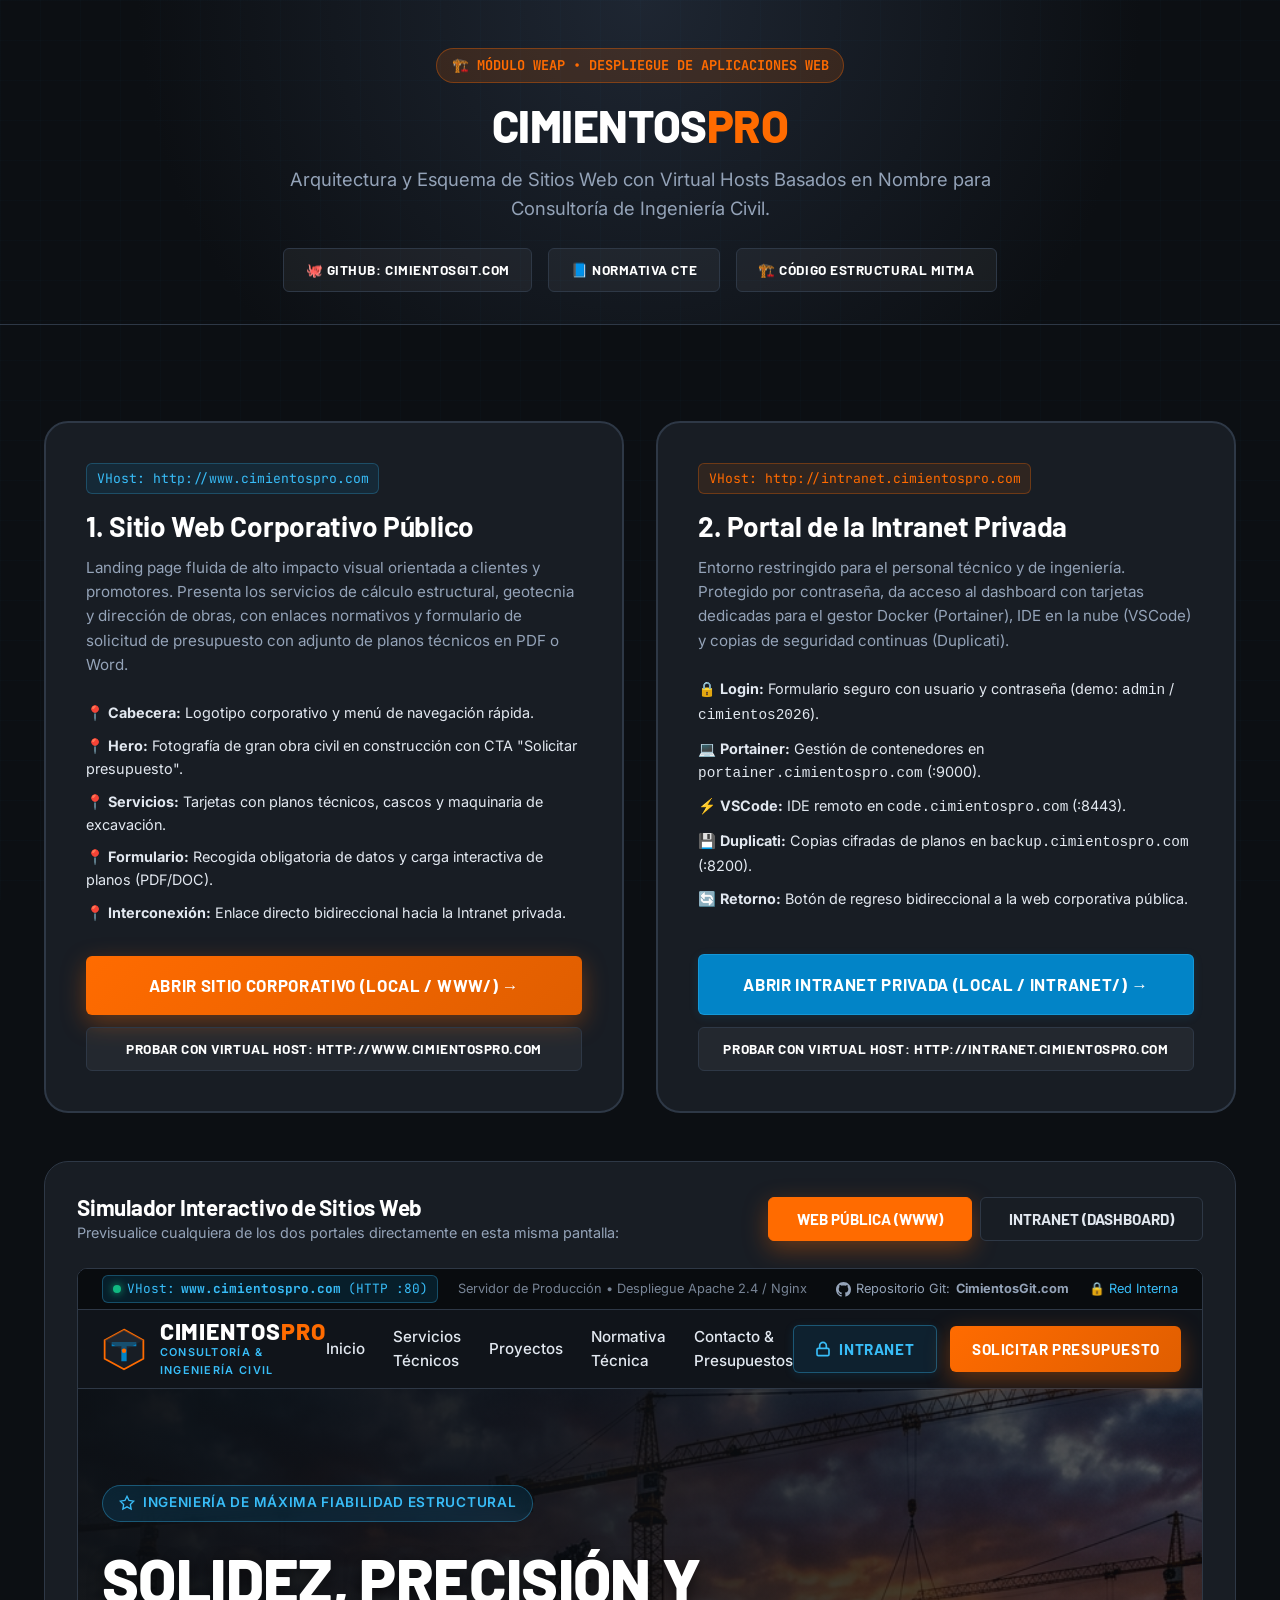
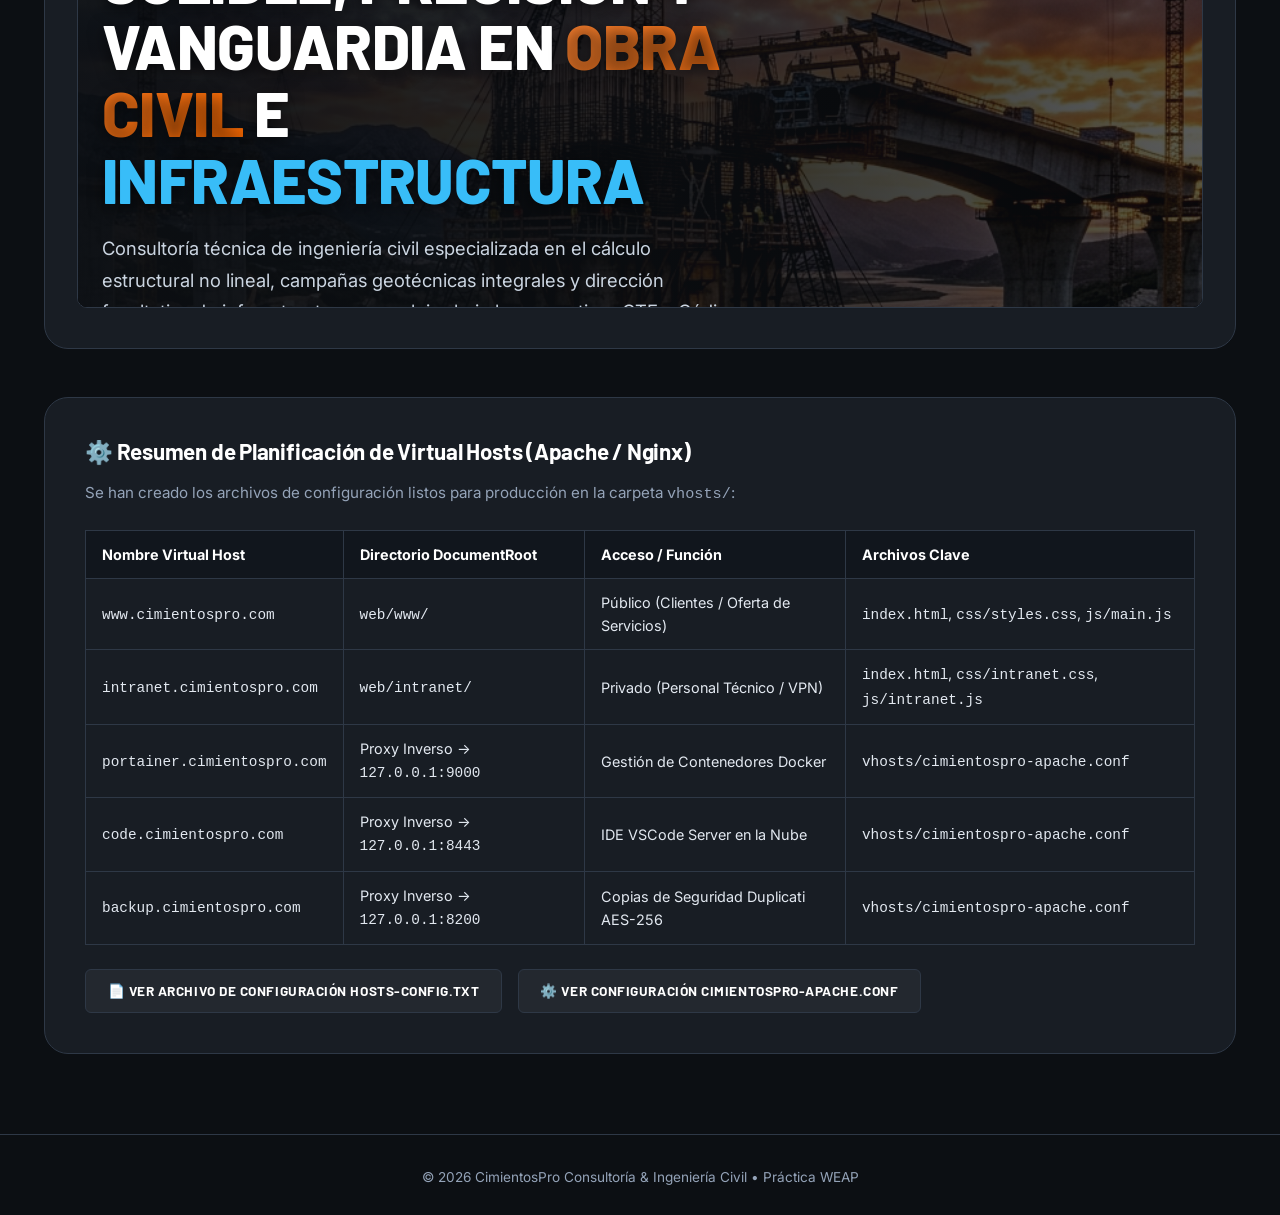
<file: index.html>
<!DOCTYPE html>
<html lang="es">
<head>
  <meta charset="UTF-8">
  <meta name="viewport" content="width=device-width, initial-scale=1.0">
  <title>CimientosPro | Portal de Despliegue &amp; Virtual Hosts WEAP</title>
  <link rel="stylesheet" href="www/css/styles.css">
  <style>
    .hub-header {
      padding: 3rem 0 2rem;
      text-align: center;
      background: radial-gradient(circle at 50% 0%, #1e2632 0%, #0c0f13 70%);
      border-bottom: 1px solid var(--border-steel);
    }
    .hub-badge {
      display: inline-flex;
      align-items: center;
      gap: 0.5rem;
      background: rgba(255, 107, 0, 0.15);
      border: 1px solid rgba(255, 107, 0, 0.35);
      color: var(--orange-safety);
      padding: 0.35rem 0.9rem;
      border-radius: 50px;
      font-size: 0.85rem;
      font-weight: 700;
      font-family: var(--font-mono);
      margin-bottom: 1rem;
      text-transform: uppercase;
    }
    .portals-grid {
      display: grid;
      grid-template-columns: repeat(2, 1fr);
      gap: 2rem;
      margin: 3rem 0;
    }
    .portal-launch-card {
      background: var(--bg-card);
      border: 2px solid var(--border-steel);
      border-radius: var(--radius-xl);
      padding: 2.5rem;
      display: flex;
      flex-direction: column;
      position: relative;
      transition: all 0.3s ease;
      overflow: hidden;
    }
    .portal-launch-card:hover {
      transform: translateY(-8px);
      box-shadow: var(--shadow-lg);
    }
    .portal-launch-card.corp:hover {
      border-color: var(--orange-safety);
      box-shadow: 0 16px 36px rgba(0,0,0,0.5), 0 0 25px rgba(255, 107, 0, 0.2);
    }
    .portal-launch-card.intra:hover {
      border-color: var(--blue-tech-light);
      box-shadow: 0 16px 36px rgba(0,0,0,0.5), 0 0 25px rgba(56, 189, 248, 0.2);
    }
    .vhost-tag {
      font-family: var(--font-mono);
      font-size: 0.82rem;
      color: var(--blue-tech-light);
      background: rgba(2, 132, 199, 0.12);
      border: 1px solid rgba(56, 189, 248, 0.25);
      padding: 0.25rem 0.6rem;
      border-radius: var(--radius-sm);
      display: inline-block;
      margin-bottom: 1rem;
      width: fit-content;
    }
    .portal-preview-frame {
      width: 100%;
      height: 640px;
      border: 1px solid var(--border-steel);
      border-radius: var(--radius-md);
      background: #000;
      margin-top: 1.5rem;
    }
    .tab-bar {
      display: flex;
      gap: 1rem;
      justify-content: center;
      margin-top: 2rem;
    }
    .tab-btn {
      padding: 0.75rem 1.75rem;
      border-radius: var(--radius-sm);
      font-family: var(--font-heading);
      font-weight: 700;
      font-size: 0.95rem;
      text-transform: uppercase;
      background: var(--bg-card);
      border: 1px solid var(--border-steel);
      color: var(--concrete-light);
      cursor: pointer;
      transition: all 0.2s ease;
    }
    .tab-btn.active {
      background: var(--orange-safety);
      color: #fff;
      border-color: var(--orange-safety);
      box-shadow: var(--shadow-orange);
    }
    .spec-table {
      width: 100%;
      border-collapse: collapse;
      margin: 1.5rem 0;
      font-size: 0.9rem;
    }
    .spec-table th, .spec-table td {
      padding: 0.75rem 1rem;
      border: 1px solid var(--border-steel);
      text-align: left;
    }
    .spec-table th {
      background: #11161d;
      color: #fff;
    }
  </style>
</head>
<body>

  <!-- Hub Header -->
  <header class="hub-header">
    <div class="container">
      <div class="hub-badge">
        🏗️ Módulo WEAP • Despliegue de Aplicaciones Web
      </div>
      <h1 style="font-size: 2.8rem; margin-bottom: 0.75rem;">
        CIMIENTOS<span style="color: var(--orange-safety);">PRO</span>
      </h1>
      <p style="font-size: 1.15rem; max-width: 800px; margin: 0 auto; color: var(--concrete-mid);">
        Arquitectura y Esquema de Sitios Web con Virtual Hosts Basados en Nombre para Consultoría de Ingeniería Civil.
      </p>

      <div style="display: flex; justify-content: center; gap: 1rem; margin-top: 1.5rem; flex-wrap: wrap;">
        <a href="https://CimientosGit.com" target="_blank" rel="noopener noreferrer" class="btn btn-secondary" style="font-size: 0.85rem;">
          🐙 GitHub: CimientosGit.com
        </a>
        <a href="https://codigotecnico.org" target="_blank" rel="noopener noreferrer" class="btn btn-secondary" style="font-size: 0.85rem;">
          📘 Normativa CTE
        </a>
        <a href="https://transportes.gob.es" target="_blank" rel="noopener noreferrer" class="btn btn-secondary" style="font-size: 0.85rem;">
          🏗️ Código Estructural MITMA
        </a>
      </div>
    </div>
  </header>

  <main class="container" style="padding-top: 3rem; padding-bottom: 5rem;">
    
    <!-- Tarjetas de Acceso a los Dos Portales Independientes -->
    <div class="portals-grid">
      
      <!-- PORTAL 1: CORPORATIVO PÚBLICO -->
      <div class="portal-launch-card corp">
        <span class="vhost-tag">VHost: http://www.cimientospro.com</span>
        <h2 style="font-size: 1.75rem; margin-bottom: 0.75rem; color: #fff;">1. Sitio Web Corporativo Público</h2>
        <p style="color: var(--concrete-mid); font-size: 0.95rem; margin-bottom: 1.5rem;">
          Landing page fluida de alto impacto visual orientada a clientes y promotores. Presenta los servicios de cálculo estructural, geotecnia y dirección de obras, con enlaces normativos y formulario de solicitud de presupuesto con adjunto de planos técnicos en PDF o Word.
        </p>

        <ul style="list-style: none; margin-bottom: 2rem; display: flex; flex-direction: column; gap: 0.6rem; font-size: 0.9rem;">
          <li>📍 <strong>Cabecera:</strong> Logotipo corporativo y menú de navegación rápida.</li>
          <li>📍 <strong>Hero:</strong> Fotografía de gran obra civil en construcción con CTA "Solicitar presupuesto".</li>
          <li>📍 <strong>Servicios:</strong> Tarjetas con planos técnicos, cascos y maquinaria de excavación.</li>
          <li>📍 <strong>Formulario:</strong> Recogida obligatoria de datos y carga interactiva de planos (PDF/DOC).</li>
          <li>📍 <strong>Interconexión:</strong> Enlace directo bidireccional hacia la Intranet privada.</li>
        </ul>

        <div style="margin-top: auto; display: flex; flex-direction: column; gap: 0.75rem;">
          <a href="www/index.html" class="btn btn-primary" style="padding: 1rem; font-size: 1.05rem;">
            Abrir Sitio Corporativo (Local / www/) &rarr;
          </a>
          <a href="http://www.cimientospro.com" target="_blank" class="btn btn-secondary" style="font-size: 0.85rem;">
            Probar con Virtual Host: http://www.cimientospro.com
          </a>
        </div>
      </div>

      <!-- PORTAL 2: INTRANET PRIVADA -->
      <div class="portal-launch-card intra">
        <span class="vhost-tag" style="color: var(--orange-safety); border-color: rgba(255, 107, 0, 0.3); background: rgba(255, 107, 0, 0.1);">
          VHost: http://intranet.cimientospro.com
        </span>
        <h2 style="font-size: 1.75rem; margin-bottom: 0.75rem; color: #fff;">2. Portal de la Intranet Privada</h2>
        <p style="color: var(--concrete-mid); font-size: 0.95rem; margin-bottom: 1.5rem;">
          Entorno restringido para el personal técnico y de ingeniería. Protegido por contraseña, da acceso al dashboard con tarjetas dedicadas para el gestor Docker (Portainer), IDE en la nube (VSCode) y copias de seguridad continuas (Duplicati).
        </p>

        <ul style="list-style: none; margin-bottom: 2rem; display: flex; flex-direction: column; gap: 0.6rem; font-size: 0.9rem;">
          <li>🔒 <strong>Login:</strong> Formulario seguro con usuario y contraseña (demo: <code>admin</code> / <code>cimientos2026</code>).</li>
          <li>💻 <strong>Portainer:</strong> Gestión de contenedores en <code>portainer.cimientospro.com</code> (:9000).</li>
          <li>⚡ <strong>VSCode:</strong> IDE remoto en <code>code.cimientospro.com</code> (:8443).</li>
          <li>💾 <strong>Duplicati:</strong> Copias cifradas de planos en <code>backup.cimientospro.com</code> (:8200).</li>
          <li>🔄 <strong>Retorno:</strong> Botón de regreso bidireccional a la web corporativa pública.</li>
        </ul>

        <div style="margin-top: auto; display: flex; flex-direction: column; gap: 0.75rem;">
          <a href="intranet/index.html" class="btn btn-intranet" style="padding: 1rem; font-size: 1.05rem; background: var(--blue-tech); color: #fff;">
            Abrir Intranet Privada (Local / intranet/) &rarr;
          </a>
          <a href="http://intranet.cimientospro.com" target="_blank" class="btn btn-secondary" style="font-size: 0.85rem;">
            Probar con Virtual Host: http://intranet.cimientospro.com
          </a>
        </div>
      </div>

    </div>

    <!-- Visor Interactivo y Simulador en Vivo -->
    <div style="background: var(--bg-card); border: 1px solid var(--border-steel); border-radius: var(--radius-xl); padding: 2rem; margin-bottom: 3rem;">
      <div style="display: flex; justify-content: space-between; align-items: center; flex-wrap: wrap; gap: 1rem;">
        <div>
          <h3 style="font-size: 1.4rem; color: #fff;">Simulador Interactivo de Sitios Web</h3>
          <p style="font-size: 0.9rem; color: var(--concrete-mid); margin: 0;">
            Previsualice cualquiera de los dos portales directamente en esta misma pantalla:
          </p>
        </div>
        <div style="display: flex; gap: 0.5rem;">
          <button type="button" class="tab-btn active" id="btn-tab-www" onclick="switchPreview('www')">
            Web Pública (www)
          </button>
          <button type="button" class="tab-btn" id="btn-tab-intra" onclick="switchPreview('intra')">
            Intranet (Dashboard)
          </button>
        </div>
      </div>

      <iframe src="www/index.html" id="preview-iframe" class="portal-preview-frame" title="Previsualizador de Portales CimientosPro"></iframe>
    </div>

    <!-- Especificación Técnica de la Arquitectura WEAP -->
    <div style="background: var(--bg-card); border: 1px solid var(--border-steel); border-radius: var(--radius-xl); padding: 2.5rem;">
      <h3 style="font-size: 1.4rem; color: #fff; margin-bottom: 1rem;">
        ⚙️ Resumen de Planificación de Virtual Hosts (Apache / Nginx)
      </h3>
      <p style="font-size: 0.95rem; color: var(--concrete-mid);">
        Se han creado los archivos de configuración listos para producción en la carpeta <code>vhosts/</code>:
      </p>

      <table class="spec-table">
        <thead>
          <tr>
            <th>Nombre Virtual Host</th>
            <th>Directorio DocumentRoot</th>
            <th>Acceso / Función</th>
            <th>Archivos Clave</th>
          </tr>
        </thead>
        <tbody>
          <tr>
            <td><code>www.cimientospro.com</code></td>
            <td><code>web/www/</code></td>
            <td>Público (Clientes / Oferta de Servicios)</td>
            <td><code>index.html</code>, <code>css/styles.css</code>, <code>js/main.js</code></td>
          </tr>
          <tr>
            <td><code>intranet.cimientospro.com</code></td>
            <td><code>web/intranet/</code></td>
            <td>Privado (Personal Técnico / VPN)</td>
            <td><code>index.html</code>, <code>css/intranet.css</code>, <code>js/intranet.js</code></td>
          </tr>
          <tr>
            <td><code>portainer.cimientospro.com</code></td>
            <td>Proxy Inverso &rarr; <code>127.0.0.1:9000</code></td>
            <td>Gestión de Contenedores Docker</td>
            <td><code>vhosts/cimientospro-apache.conf</code></td>
          </tr>
          <tr>
            <td><code>code.cimientospro.com</code></td>
            <td>Proxy Inverso &rarr; <code>127.0.0.1:8443</code></td>
            <td>IDE VSCode Server en la Nube</td>
            <td><code>vhosts/cimientospro-apache.conf</code></td>
          </tr>
          <tr>
            <td><code>backup.cimientospro.com</code></td>
            <td>Proxy Inverso &rarr; <code>127.0.0.1:8200</code></td>
            <td>Copias de Seguridad Duplicati AES-256</td>
            <td><code>vhosts/cimientospro-apache.conf</code></td>
          </tr>
        </tbody>
      </table>

      <div style="margin-top: 1.5rem; display: flex; gap: 1rem; flex-wrap: wrap;">
        <a href="vhosts/hosts-config.txt" target="_blank" class="btn btn-secondary" style="font-size: 0.85rem;">
          📄 Ver archivo de configuración hosts-config.txt
        </a>
        <a href="vhosts/cimientospro-apache.conf" target="_blank" class="btn btn-secondary" style="font-size: 0.85rem;">
          ⚙️ Ver configuración cimientospro-apache.conf
        </a>
      </div>
    </div>

  </main>

  <footer style="text-align: center; padding: 2rem; border-top: 1px solid var(--border-steel); color: var(--concrete-mid); font-size: 0.85rem;">
    &copy; 2026 CimientosPro Consultoría &amp; Ingeniería Civil &bull; Práctica WEAP
  </footer>

  <script>
    function switchPreview(type) {
      const iframe = document.getElementById('preview-iframe');
      const btnWww = document.getElementById('btn-tab-www');
      const btnIntra = document.getElementById('btn-tab-intra');

      if (type === 'www') {
        iframe.src = 'www/index.html';
        btnWww.classList.add('active');
        btnIntra.classList.remove('active');
      } else {
        iframe.src = 'intranet/index.html';
        btnIntra.classList.add('active');
        btnWww.classList.remove('active');
      }
    }
  </script>
</body>
</html>
</file>
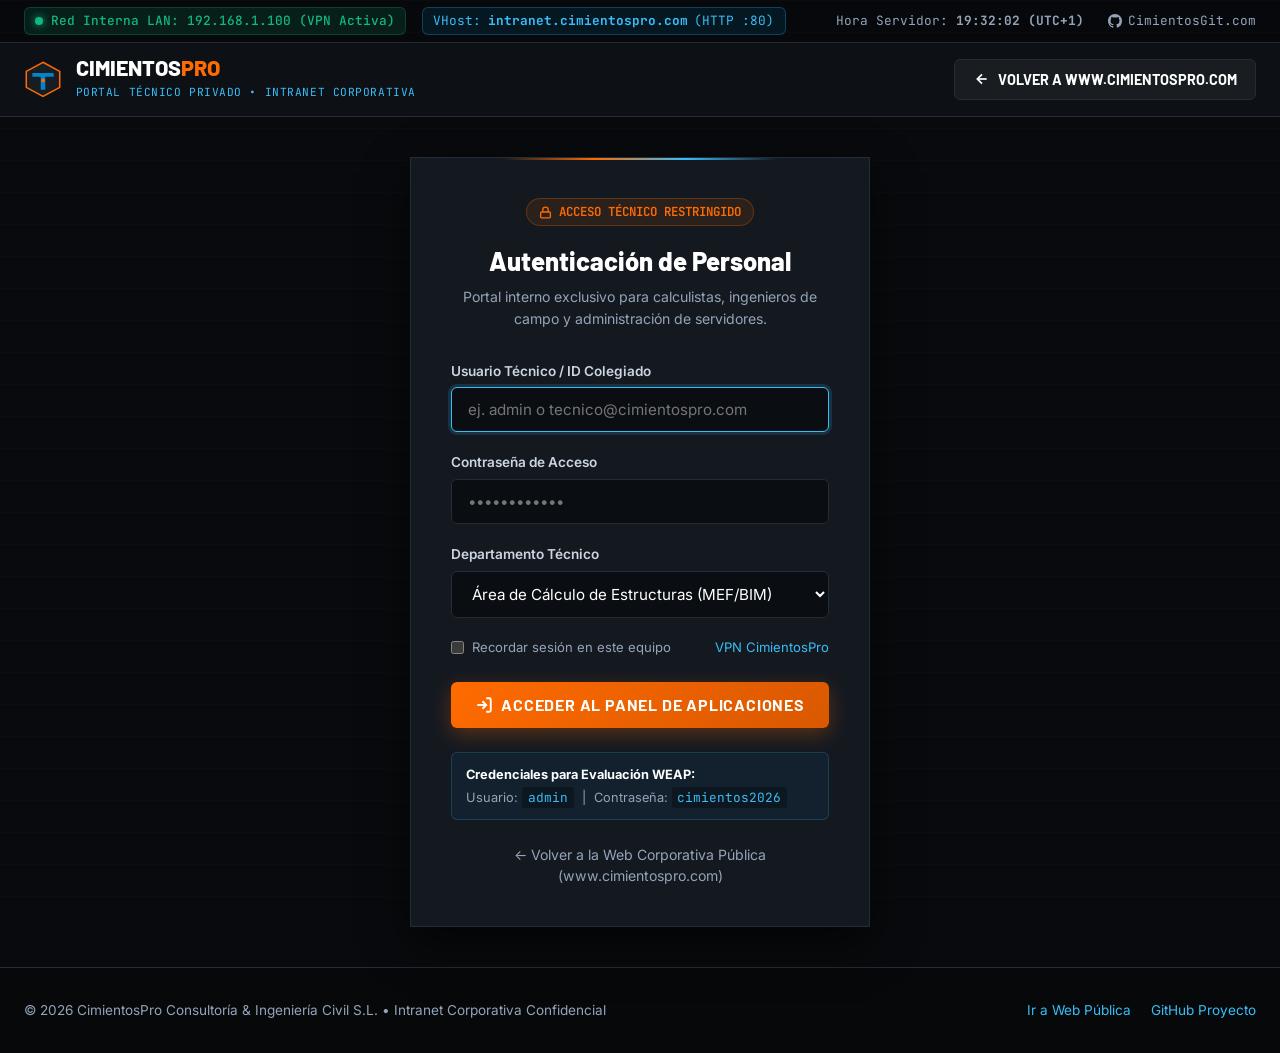
<file: intranet/index.html>
<!DOCTYPE html>
<html lang="es">
<head>
  <meta charset="UTF-8">
  <meta name="viewport" content="width=device-width, initial-scale=1.0">
  <meta name="robots" content="noindex, nofollow">
  <title>CimientosPro | Intranet Técnica &amp; Panel de Herramientas</title>
  
  <link rel="stylesheet" href="css/intranet.css">
  <link rel="icon" type="image/svg+xml" href="data:image/svg+xml,<svg xmlns='http://www.w3.org/2000/svg' viewBox='0 0 100 100'><rect width='100' height='100' rx='20' fill='%2312161c'/><path d='M30,50 A20,20 0 1,1 70,50 L70,80 L30,80 Z' fill='%23ff6b00'/><circle cx='50' cy='65' r='5' fill='%23fff'/></svg>">
</head>
<body>

  <!-- Barra Superior de Red y Virtual Host (WEAP) -->
  <aside class="intranet-top-bar" aria-label="Estado de Red Interna">
    <div class="container">
      <div style="display: flex; align-items: center; gap: 1rem; flex-wrap: wrap;">
        <span class="badge-network">
          <span class="dot-status" aria-hidden="true"></span>
          Red Interna LAN: 192.168.1.100 (VPN Activa)
        </span>
        <span class="badge-vhost">
          VHost: <strong>intranet.cimientospro.com</strong> (HTTP :80)
        </span>
      </div>
      <div style="display: flex; align-items: center; gap: 1.5rem; flex-wrap: wrap;">
        <span>Hora Servidor: <strong id="server-live-time">--:--:--</strong></span>
        <a href="https://CimientosGit.com" target="_blank" rel="noopener noreferrer" style="display: inline-flex; align-items: center; gap: 0.35rem; color: var(--concrete-mid);">
          <svg width="14" height="14" viewBox="0 0 24 24" fill="currentColor">
            <path d="M12 0C5.37 0 0 5.37 0 12c0 5.31 3.435 9.795 8.205 11.385.6.105.825-.255.825-.57 0-.285-.015-1.23-.015-2.235-3.015.555-3.795-.735-4.035-1.41-.135-.345-.72-1.41-1.23-1.695-.42-.225-1.02-.78-.015-.795.945-.015 1.62.87 1.845 1.23 1.08 1.815 2.805 1.305 3.495.99.105-.78.42-1.305.765-1.605-2.67-.3-5.46-1.335-5.46-5.925 0-1.305.465-2.385 1.23-3.225-.12-.3-.54-1.53.12-3.18 0 0 1.005-.315 3.3 1.23.96-.27 1.98-.405 3-.405s2.04.135 3 .405c2.295-1.56 3.3-1.23 3.3-1.23.66 1.65.24 2.88.12 3.18.765.84 1.23 1.905 1.23 3.225 0 4.605-2.805 5.625-5.475 5.925.435.375.81 1.095.81 2.22 0 1.605-.015 2.895-.015 3.3 0 .315.225.69.825.57A12.02 12.02 0 0024 12c0-6.63-5.37-12-12-12z"/>
          </svg>
          CimientosGit.com
        </a>
      </div>
    </div>
  </aside>

  <!-- Cabecera de la Intranet -->
  <header class="intranet-header">
    <div class="container intranet-nav">
      <div class="intranet-brand">
        <svg width="38" height="38" viewBox="0 0 100 100" fill="none">
          <polygon points="50,6 94,30 94,72 50,96 6,72 6,30" fill="#181d24" stroke="#ff6b00" stroke-width="4"/>
          <path d="M22 34 L78 34 L78 44 L56 44 L56 78 L44 78 L44 44 L22 44 Z" fill="#0284c7"/>
          <circle cx="50" cy="54" r="5" fill="#ff6b00"/>
        </svg>
        <div class="intranet-brand-text">
          <h1>CIMIENTOS<span>PRO</span></h1>
          <small>Portal Técnico Privado &bull; Intranet Corporativa</small>
        </div>
      </div>

      <div class="intranet-actions">
        <!-- Enlace de Retorno Bidireccional hacia la Web Pública -->
        <a href="http://www.cimientospro.com" class="btn-intranet btn-outline-back" id="btn-return-public" title="Volver al portal público corporativo">
          <svg width="16" height="16" viewBox="0 0 24 24" fill="none" stroke="currentColor" stroke-width="2.5">
            <line x1="19" y1="12" x2="5" y2="12"></line>
            <polyline points="12 19 5 12 12 5"></polyline>
          </svg>
          Volver a www.cimientospro.com
        </a>

        <!-- Botón de Cerrar Sesión (Visible solo en dashboard) -->
        <button type="button" class="btn-intranet btn-logout" id="btn-logout" style="display: none;">
          <svg width="15" height="15" viewBox="0 0 24 24" fill="none" stroke="currentColor" stroke-width="2.5">
            <path d="M9 21H5a2 2 0 0 1-2-2V5a2 2 0 0 1 2-2h4"></path>
            <polyline points="16 17 21 12 16 7"></polyline>
            <line x1="21" y1="12" x2="9" y2="12"></line>
          </svg>
          Cerrar Sesión
        </button>
      </div>
    </div>
  </header>

  <!-- =========================================================================
       SECCIÓN 1: PANTALLA DE LOGIN (PROTEGIDO POR CONTRASEÑA)
       ========================================================================= -->
  <main>
    <section class="login-view-container" id="login-view">
      <div class="login-card">
        <div class="login-header">
          <div class="login-badge">
            <svg width="13" height="13" viewBox="0 0 24 24" fill="none" stroke="currentColor" stroke-width="2.5">
              <rect x="3" y="11" width="18" height="11" rx="2" ry="2"></rect>
              <path d="M7 11V7a5 5 0 0 1 10 0v4"></path>
            </svg>
            Acceso Técnico Restringido
          </div>
          <h2 class="login-title">Autenticación de Personal</h2>
          <p class="login-desc">
            Portal interno exclusivo para calculistas, ingenieros de campo y administración de servidores.
          </p>
        </div>

        <!-- Alerta de Error de Autenticación -->
        <div class="login-error-msg" id="login-error" role="alert"></div>

        <!-- Formulario de Acceso con Usuario y Contraseña -->
        <form id="form-login-intranet" autocomplete="on">
          <div class="form-group-login">
            <label for="login-user" class="login-label">Usuario Técnico / ID Colegiado</label>
            <input type="text" id="login-user" name="username" class="login-input" placeholder="ej. admin o tecnico@cimientospro.com" required autofocus>
          </div>

          <div class="form-group-login">
            <label for="login-pass" class="login-label">Contraseña de Acceso</label>
            <input type="password" id="login-pass" name="password" class="login-input" placeholder="••••••••••••" required>
          </div>

          <div class="form-group-login">
            <label for="login-dept" class="login-label">Departamento Técnico</label>
            <select id="login-dept" name="department" class="login-input" style="background: #0a0d11; color: #fff;">
              <option value="estructuras">Área de Cálculo de Estructuras (MEF/BIM)</option>
              <option value="geotecnia">Área de Geotecnia y Sondeos</option>
              <option value="direccion">Dirección Facultativa de Obras</option>
              <option value="sistemas">Sistemas &amp; DevOps (WEAP)</option>
            </select>
          </div>

          <div style="display: flex; align-items: center; justify-content: space-between; margin-top: 0.5rem; font-size: 0.82rem;">
            <label style="display: flex; align-items: center; gap: 0.5rem; cursor: pointer; color: var(--concrete-mid);">
              <input type="checkbox" id="remember-session" style="accent-color: var(--orange-safety);">
              Recordar sesión en este equipo
            </label>
            <span style="color: var(--blue-tech-light);">VPN CimientosPro</span>
          </div>

          <button type="submit" class="btn-login-submit">
            <svg width="18" height="18" viewBox="0 0 24 24" fill="none" stroke="currentColor" stroke-width="2.5">
              <path d="M15 3h4a2 2 0 0 1 2 2v14a2 2 0 0 1-2 2h-4"></path>
              <polyline points="10 17 15 12 10 7"></polyline>
              <line x1="15" y1="12" x2="3" y2="12"></line>
            </svg>
            Acceder al Panel de Aplicaciones
          </button>
        </form>

        <div class="login-notice-box">
          <strong style="color: #fff; display: block; margin-bottom: 0.25rem;">Credenciales para Evaluación WEAP:</strong>
          Usuario: <code>admin</code> &nbsp;|&nbsp; Contraseña: <code>cimientos2026</code>
        </div>

        <div class="login-back-link">
          <a href="http://www.cimientospro.com">
            &larr; Volver a la Web Corporativa Pública (www.cimientospro.com)
          </a>
        </div>
      </div>
    </section>

    <!-- =========================================================================
         SECCIÓN 2: PANEL DE APLICACIONES (DASHBOARD) - TARJETAS DEDICADAS
         ========================================================================= -->
    <section class="dashboard-view-container" id="dashboard-view">
      <div class="container">
        
        <!-- Tarjeta de Bienvenida y Estado del Usuario -->
        <div class="dashboard-hero">
          <div class="dashboard-user-info">
            <div style="display: flex; align-items: center; gap: 0.6rem; margin-bottom: 0.4rem;">
              <span class="badge-network" style="font-size: 0.75rem;">Sesión Autenticada</span>
              <span style="font-size: 0.82rem; color: var(--concrete-mid);">Nodo Local: SRV-CALC-01</span>
            </div>
            <h2>Bienvenido, <span id="current-username" style="color: var(--blue-tech-light);">Ing. Carlos Mendoza</span></h2>
            <p>
              Estación de trabajo técnica conectada al cluster de servidores de ingeniería. Seleccione una herramienta para iniciar sesión en su subdominio respectivo.
            </p>
          </div>

          <div class="dashboard-stats-strip">
            <div class="stat-box">
              <span class="stat-value" style="color: #10b981;">3 / 3</span>
              <span class="stat-label">Herramientas Online</span>
            </div>
            <div class="stat-box">
              <span class="stat-value" style="color: var(--blue-tech-light);">99.98%</span>
              <span class="stat-label">Uptime Servidor</span>
            </div>
            <div class="stat-box">
              <span class="stat-value" style="color: var(--orange-safety);">10 Gbps</span>
              <span class="stat-label">Enlace Fibra LAN</span>
            </div>
          </div>
        </div>

        <!-- TARJETAS DEDICADAS PARA CADA HERRAMIENTA (PORTAINER, VSCODE, DUPLICATI) -->
        <div class="section-heading-intranet">
          <div>
            <h3>Herramientas de Servidor y Entornos de Desarrollo</h3>
            <p style="font-size: 0.88rem; color: var(--concrete-mid);">
              Accesos directos hacia los subdominios de infraestructura dedicados:
            </p>
          </div>
          <button type="button" class="btn-intranet btn-outline-back" id="btn-run-ping" style="font-size: 0.8rem; padding: 0.45rem 0.85rem;">
            🔄 Comprobar Conexión Subdominios
          </button>
        </div>

        <div class="tools-grid">
          
          <!-- HERRAMIENTA 1: PORTAINER -->
          <article class="tool-card portainer" id="card-portainer">
            <div class="tool-top-row">
              <div class="tool-icon-wrapper">
                <!-- Icono Docker / Portainer -->
                <svg width="30" height="30" viewBox="0 0 24 24" fill="none" stroke="currentColor" stroke-width="2">
                  <path d="M22 12.5c-.8.4-1.7.5-2.6.2-.6-.2-1.2-.6-1.6-1.1-.9 1.1-2.4 1.7-3.8 1.4-1.3-.3-2.3-1.4-2.5-2.7-.9.5-2 .5-2.9 0-.9 1.3-2.5 1.9-4 1.4C3.8 11.4 3 10.5 3 9.4c0-2.4 1.9-4.4 4.3-4.4h.7c.5-1.8 2.2-3 4-3 1.6 0 3 1 3.7 2.4.6-.2 1.3-.4 2-.4 2.8 0 5 2.2 5 5 0 1.2-.4 2.4-1.2 3.3.2.1.3.2.5.2z"></path>
                  <rect x="5" y="14" width="4" height="3" rx="0.5"></rect>
                  <rect x="10" y="14" width="4" height="3" rx="0.5"></rect>
                  <rect x="15" y="14" width="4" height="3" rx="0.5"></rect>
                  <rect x="10" y="18" width="4" height="3" rx="0.5"></rect>
                </svg>
              </div>
              <span class="tool-status-pill ping-status-cell">
                <span class="dot-status"></span> Online (:9000)
              </span>
            </div>

            <h4 class="tool-name">Portainer</h4>
            <span class="tool-subdomain">http://portainer.cimientospro.com</span>

            <p class="tool-desc">
              Plataforma de gestión de contenedores Docker y microservicios. Permite monitorizar el estado de los contenedores de cálculo estructural, bases de datos PostgreSQL y servidores web.
            </p>

            <ul class="tool-details-list">
              <li>
                <svg width="15" height="15" viewBox="0 0 24 24" fill="none" stroke="currentColor" stroke-width="2.5" style="color: var(--blue-tech-light);"><polyline points="20 6 9 17 4 12"></polyline></svg>
                Gestión de stacks y contenedores en tiempo real
              </li>
              <li>
                <svg width="15" height="15" viewBox="0 0 24 24" fill="none" stroke="currentColor" stroke-width="2.5" style="color: var(--blue-tech-light);"><polyline points="20 6 9 17 4 12"></polyline></svg>
                Logs de cálculo matricial y simulación
              </li>
              <li>
                <svg width="15" height="15" viewBox="0 0 24 24" fill="none" stroke="currentColor" stroke-width="2.5" style="color: var(--blue-tech-light);"><polyline points="20 6 9 17 4 12"></polyline></svg>
                Control de red interna y volúmenes persistentes
              </li>
            </ul>

            <a href="http://portainer.cimientospro.com" target="_blank" rel="noopener noreferrer" class="btn-open-tool" id="btn-open-portainer">
              Abrir Portainer Dashboard
              <svg width="16" height="16" viewBox="0 0 24 24" fill="none" stroke="currentColor" stroke-width="2.5"><line x1="7" y1="17" x2="17" y2="7"></line><polyline points="7 7 17 7 17 17"></polyline></svg>
            </a>
          </article>

          <!-- HERRAMIENTA 2: VSCODE (CODE-SERVER) -->
          <article class="tool-card vscode" id="card-vscode">
            <div class="tool-top-row">
              <div class="tool-icon-wrapper">
                <!-- Icono Code Server / VS Code -->
                <svg width="30" height="30" viewBox="0 0 24 24" fill="none" stroke="currentColor" stroke-width="2">
                  <polyline points="16 18 22 12 16 6"></polyline>
                  <polyline points="8 6 2 12 8 18"></polyline>
                  <line x1="14" y1="4" x2="10" y2="20"></line>
                </svg>
              </div>
              <span class="tool-status-pill ping-status-cell">
                <span class="dot-status"></span> Online (:8443)
              </span>
            </div>

            <h4 class="tool-name">VSCode (code-server)</h4>
            <span class="tool-subdomain">http://code.cimientospro.com</span>

            <p class="tool-desc">
              Entorno de desarrollo integrado (IDE) remoto ejecutable en navegador. Diseñado para desarrollo de scripts en Python (NumPy, SciPy), automatización de cálculos y modelado de pórticos.
            </p>

            <ul class="tool-details-list">
              <li>
                <svg width="15" height="15" viewBox="0 0 24 24" fill="none" stroke="currentColor" stroke-width="2.5" style="color: #60a5fa;"><polyline points="20 6 9 17 4 12"></polyline></svg>
                Terminal bash integrada en servidor Linux
              </li>
              <li>
                <svg width="15" height="15" viewBox="0 0 24 24" fill="none" stroke="currentColor" stroke-width="2.5" style="color: #60a5fa;"><polyline points="20 6 9 17 4 12"></polyline></svg>
                Entornos Python, LaTeX para memorias y Fortran
              </li>
              <li>
                <svg width="15" height="15" viewBox="0 0 24 24" fill="none" stroke="currentColor" stroke-width="2.5" style="color: #60a5fa;"><polyline points="20 6 9 17 4 12"></polyline></svg>
                Sincronización con repositorio CimientosGit
              </li>
            </ul>

            <a href="http://code.cimientospro.com" target="_blank" rel="noopener noreferrer" class="btn-open-tool" style="color: #60a5fa; border-color: rgba(96, 165, 250, 0.35); background: rgba(59, 130, 246, 0.12);" id="btn-open-vscode">
              Lanzar Sesión de VSCode
              <svg width="16" height="16" viewBox="0 0 24 24" fill="none" stroke="currentColor" stroke-width="2.5"><line x1="7" y1="17" x2="17" y2="7"></line><polyline points="7 7 17 7 17 17"></polyline></svg>
            </a>
          </article>

          <!-- HERRAMIENTA 3: DUPLICATI -->
          <article class="tool-card duplicati" id="card-duplicati">
            <div class="tool-top-row">
              <div class="tool-icon-wrapper">
                <!-- Icono Duplicati / Backup -->
                <svg width="30" height="30" viewBox="0 0 24 24" fill="none" stroke="currentColor" stroke-width="2">
                  <path d="M19 21H5a2 2 0 0 1-2-2V5a2 2 0 0 1 2-2h11l5 5v11a2 2 0 0 1-2 2z"></path>
                  <polyline points="17 21 17 13 7 13 7 21"></polyline>
                  <polyline points="7 3 7 8 15 8"></polyline>
                </svg>
              </div>
              <span class="tool-status-pill ping-status-cell">
                <span class="dot-status"></span> Online (:8200)
              </span>
            </div>

            <h4 class="tool-name">Duplicati</h4>
            <span class="tool-subdomain">http://backup.cimientospro.com</span>

            <p class="tool-desc">
              Sistema de copias de seguridad continuas y cifradas en estándar militar AES-256. Respaldo incremental automático de bases de datos, planos CAD, memorias y expedientes de obra.
            </p>

            <ul class="tool-details-list">
              <li>
                <svg width="15" height="15" viewBox="0 0 24 24" fill="none" stroke="currentColor" stroke-width="2.5" style="color: var(--green-online);"><polyline points="20 6 9 17 4 12"></polyline></svg>
                Última copia incremental: Hoy a las 04:00 AM (OK)
              </li>
              <li>
                <svg width="15" height="15" viewBox="0 0 24 24" fill="none" stroke="currentColor" stroke-width="2.5" style="color: var(--green-online);"><polyline points="20 6 9 17 4 12"></polyline></svg>
                Cifrado simétrico AES-256 en reposo
              </li>
              <li>
                <svg width="15" height="15" viewBox="0 0 24 24" fill="none" stroke="currentColor" stroke-width="2.5" style="color: var(--green-online);"><polyline points="20 6 9 17 4 12"></polyline></svg>
                Restauración instantánea de proyectos visados
              </li>
            </ul>

            <a href="http://backup.cimientospro.com" target="_blank" rel="noopener noreferrer" class="btn-open-tool" style="color: var(--green-online); border-color: rgba(16, 185, 129, 0.35); background: rgba(16, 185, 129, 0.12);" id="btn-open-duplicati">
              Gestionar Copias en Duplicati
              <svg width="16" height="16" viewBox="0 0 24 24" fill="none" stroke="currentColor" stroke-width="2.5"><line x1="7" y1="17" x2="17" y2="7"></line><polyline points="7 7 17 7 17 17"></polyline></svg>
            </a>
          </article>

        </div>

        <!-- CONSOLA DE DIAGNÓSTICO Y ESQUEMA DE VIRTUAL HOSTS (WEAP) -->
        <div class="diagnostic-panel">
          <div class="diagnostic-header">
            <div>
              <strong style="color: #fff; font-size: 1rem;">Esquema de Resolución de Nombres y Subdominios (Virtual Hosts WEAP)</strong>
              <div style="font-size: 0.8rem; color: var(--concrete-mid); margin-top: 0.2rem;">
                Mapeo de servidores configurado en el servidor web Apache/Nginx para CimientosPro:
              </div>
            </div>
            <span style="color: var(--green-online); font-size: 0.8rem;">● DNS Local Activo</span>
          </div>

          <table class="diagnostic-table">
            <thead>
              <tr>
                <th>Servicio / Entorno</th>
                <th>Subdominio FQDN</th>
                <th>Puerto Interno</th>
                <th>Acceso Directo</th>
                <th>Estado Conexión</th>
              </tr>
            </thead>
            <tbody>
              <tr>
                <td><strong>Web Corporativa</strong></td>
                <td><code>www.cimientospro.com</code></td>
                <td>80 (HTTP)</td>
                <td><a href="http://www.cimientospro.com" target="_blank">Abrir Sitio &rarr;</a></td>
                <td class="ping-status-cell"><span style="color: #10b981;">🟢 HTTP 200 OK (8 ms)</span></td>
              </tr>
              <tr>
                <td><strong>Intranet Privada</strong></td>
                <td><code>intranet.cimientospro.com</code></td>
                <td>80 (HTTP)</td>
                <td><a href="http://intranet.cimientospro.com">Portal Actual</a></td>
                <td class="ping-status-cell"><span style="color: #10b981;">🟢 Conectado LAN</span></td>
              </tr>
              <tr>
                <td><strong>Portainer (Docker)</strong></td>
                <td><code>portainer.cimientospro.com</code></td>
                <td>9000 (HTTP)</td>
                <td><a href="http://portainer.cimientospro.com" target="_blank">Abrir Portainer &rarr;</a></td>
                <td class="ping-status-cell"><span style="color: #10b981;">🟢 Activo (:9000)</span></td>
              </tr>
              <tr>
                <td><strong>VSCode Server</strong></td>
                <td><code>code.cimientospro.com</code></td>
                <td>8443 (HTTP)</td>
                <td><a href="http://code.cimientospro.com" target="_blank">Abrir Code &rarr;</a></td>
                <td class="ping-status-cell"><span style="color: #10b981;">🟢 Activo (:8443)</span></td>
              </tr>
              <tr>
                <td><strong>Duplicati Backup</strong></td>
                <td><code>backup.cimientospro.com</code></td>
                <td>8200 (HTTP)</td>
                <td><a href="http://backup.cimientospro.com" target="_blank">Abrir Backup &rarr;</a></td>
                <td class="ping-status-cell"><span style="color: #10b981;">🟢 Activo (:8200)</span></td>
              </tr>
            </tbody>
          </table>
        </div>

        <!-- ENLACES TÉCNICOS RÁPIDOS Y NORMATIVA DE CONSTRUCCIÓN -->
        <div style="background: var(--bg-card); border: 1px solid var(--border-steel); border-radius: var(--radius-lg); padding: 1.75rem;">
          <h4 style="margin-bottom: 1rem; color: #fff;">Documentación Técnica &amp; Repositorio del Proyecto</h4>
          <div style="display: flex; gap: 1.5rem; flex-wrap: wrap;">
            <a href="https://codigotecnico.org" target="_blank" rel="noopener noreferrer" class="btn-intranet btn-outline-back" style="font-size: 0.85rem;">
              📘 CTE - Código Técnico de la Edificación
            </a>
            <a href="https://transportes.gob.es" target="_blank" rel="noopener noreferrer" class="btn-intranet btn-outline-back" style="font-size: 0.85rem;">
              🏗️ Código Estructural de Obras Civiles (MITMA)
            </a>
            <a href="https://CimientosGit.com" target="_blank" rel="noopener noreferrer" class="btn-intranet btn-outline-back" style="font-size: 0.85rem; color: var(--orange-safety); border-color: rgba(255, 107, 0, 0.4);">
              🐙 Repositorio Oficial en GitHub: CimientosGit.com
            </a>
          </div>
        </div>

      </div>
    </section>
  </main>

  <!-- Pie de la Intranet -->
  <footer class="intranet-footer">
    <div class="container">
      <div>
        &copy; 2026 CimientosPro Consultoría &amp; Ingeniería Civil S.L. &bull; Intranet Corporativa Confidencial
      </div>
      <div style="display: flex; gap: 1.25rem;">
        <a href="http://www.cimientospro.com" style="color: var(--blue-tech-light);">Ir a Web Pública</a>
        <a href="https://CimientosGit.com" target="_blank" rel="noopener noreferrer">GitHub Proyecto</a>
      </div>
    </div>
  </footer>

  <script src="js/intranet.js"></script>
</body>
</html>
</file>
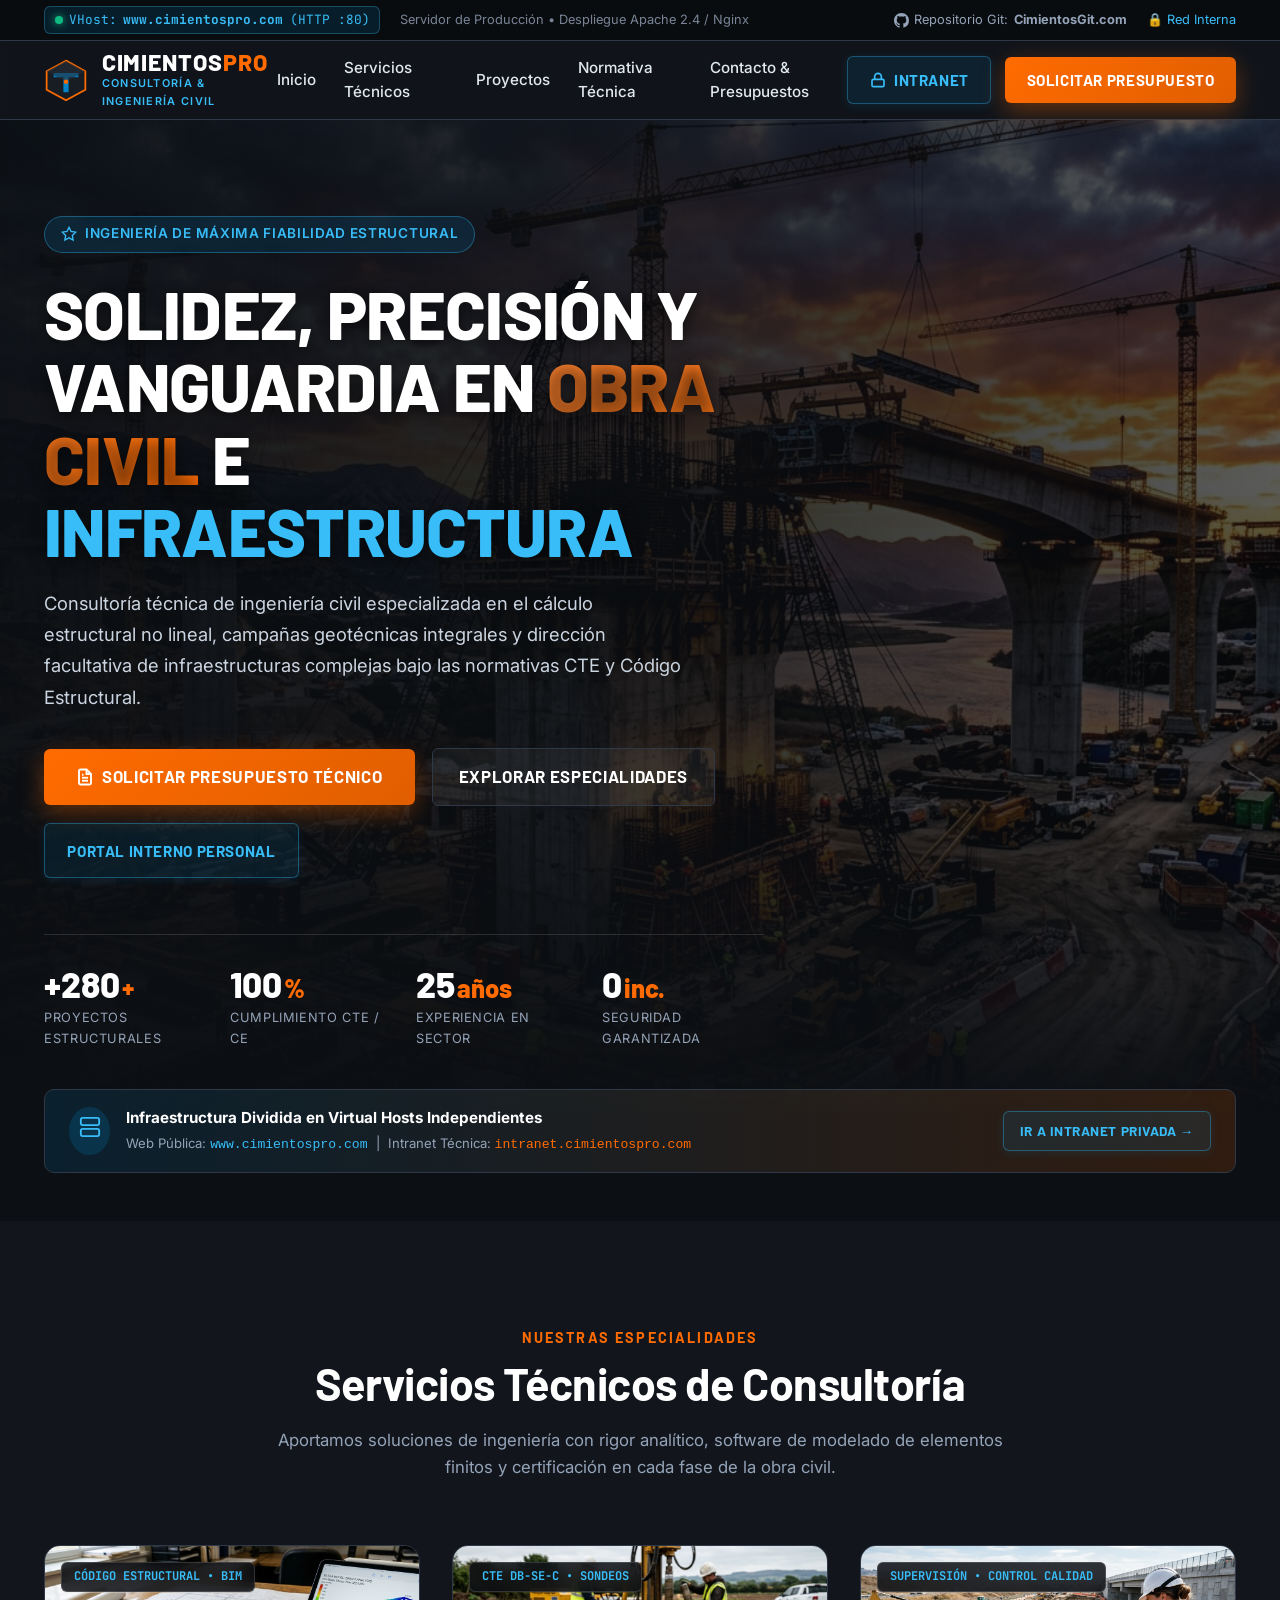
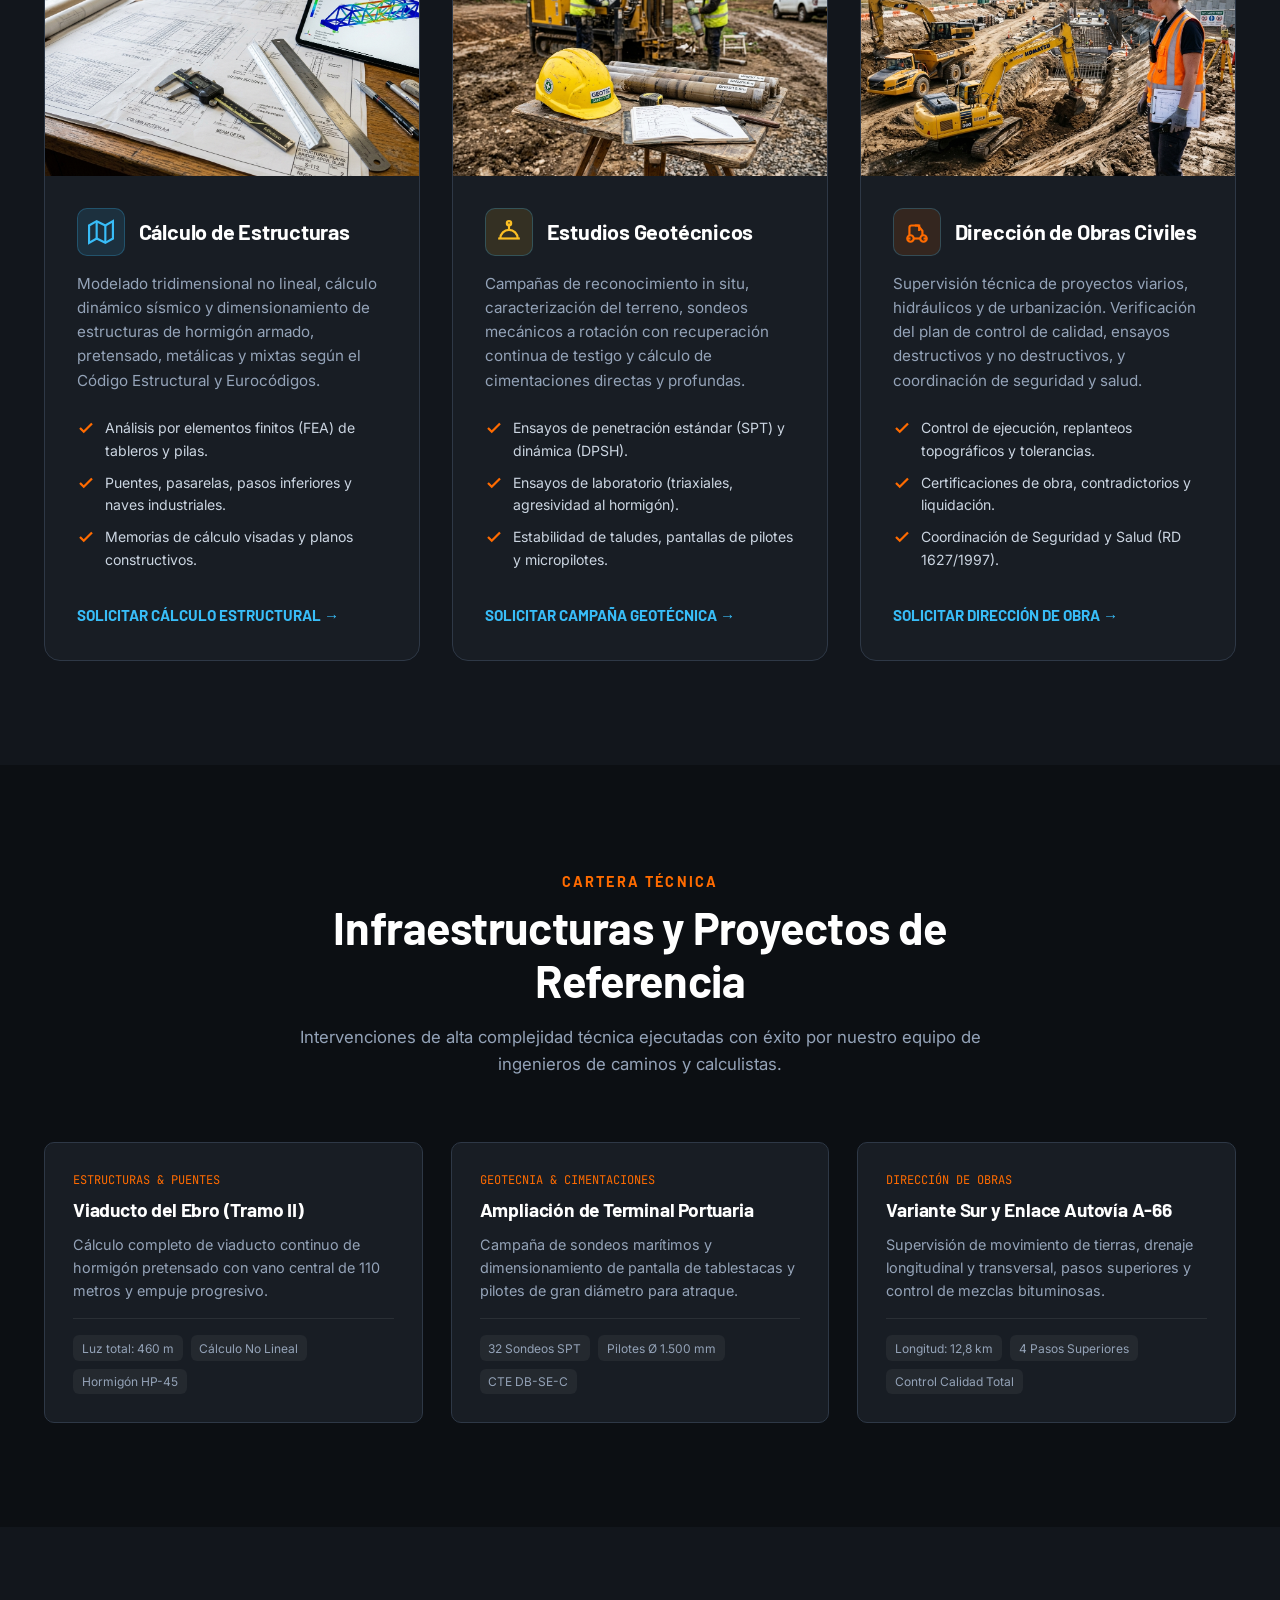
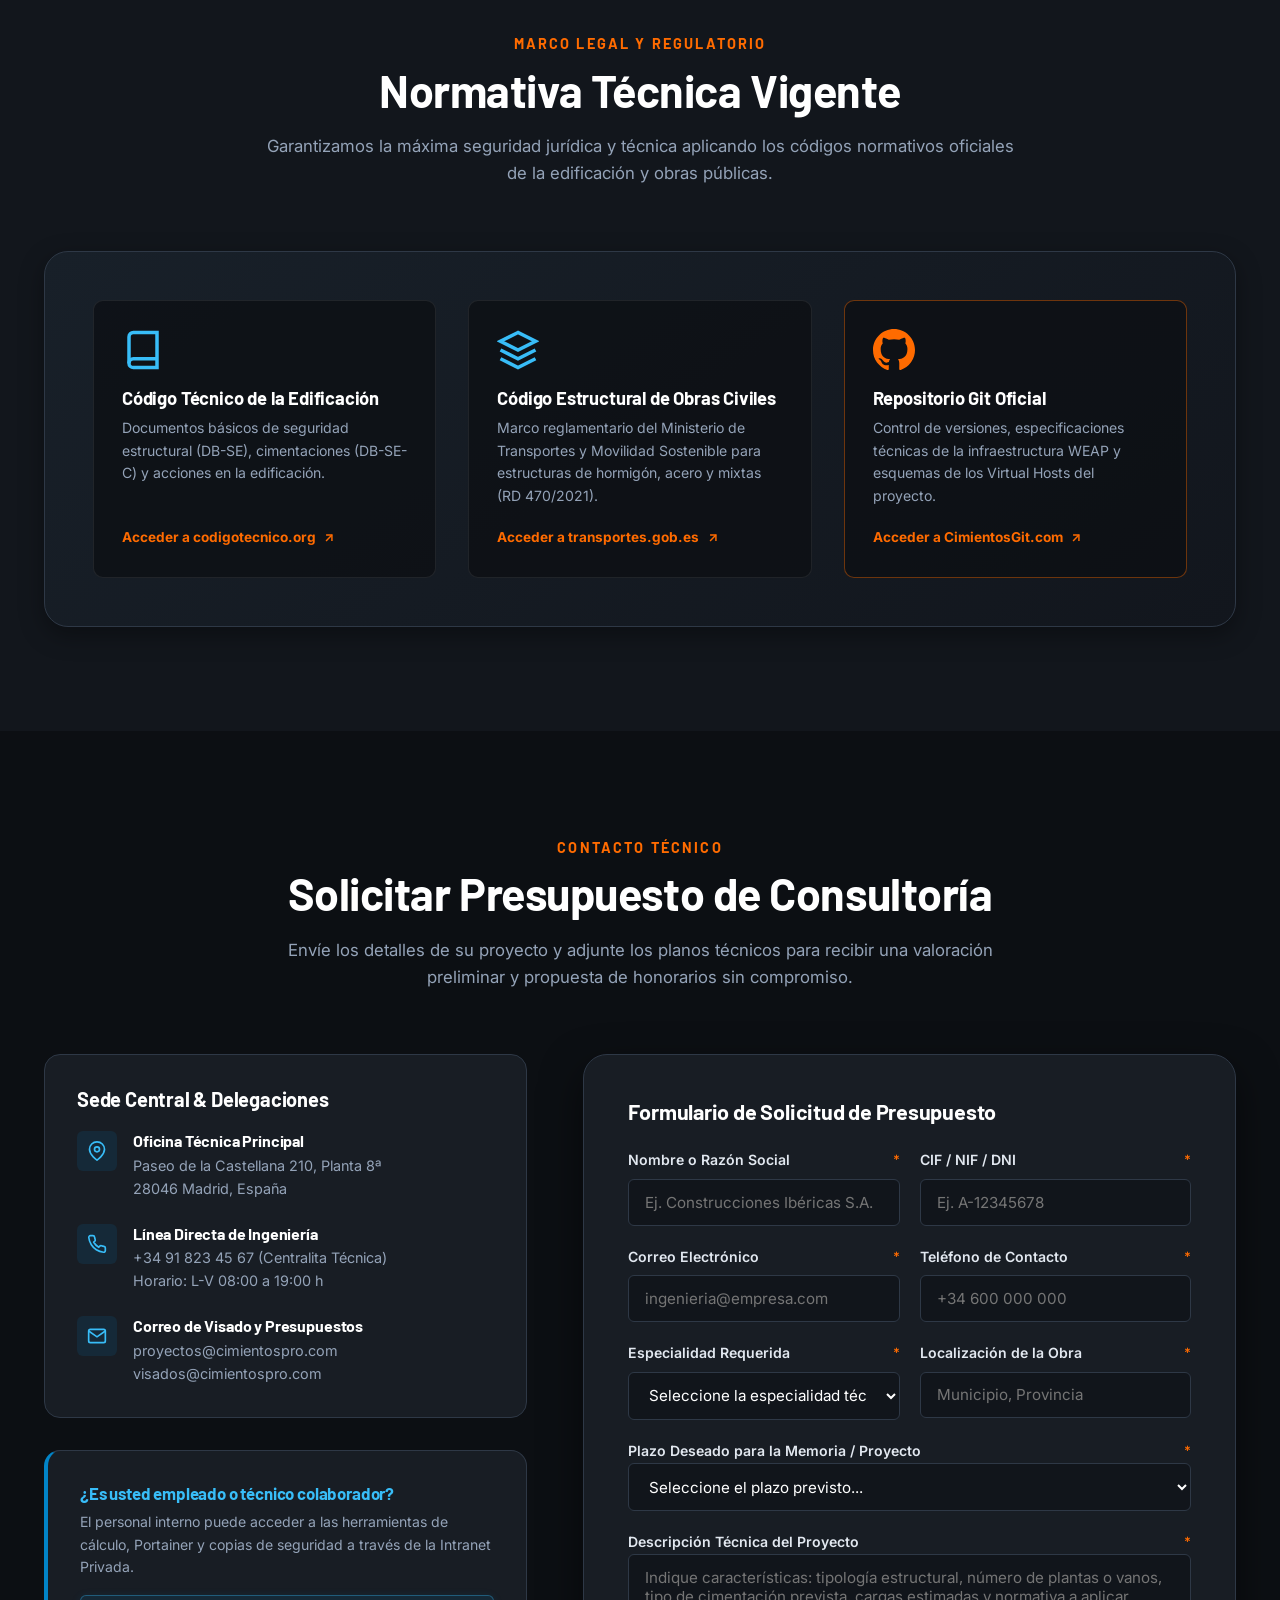
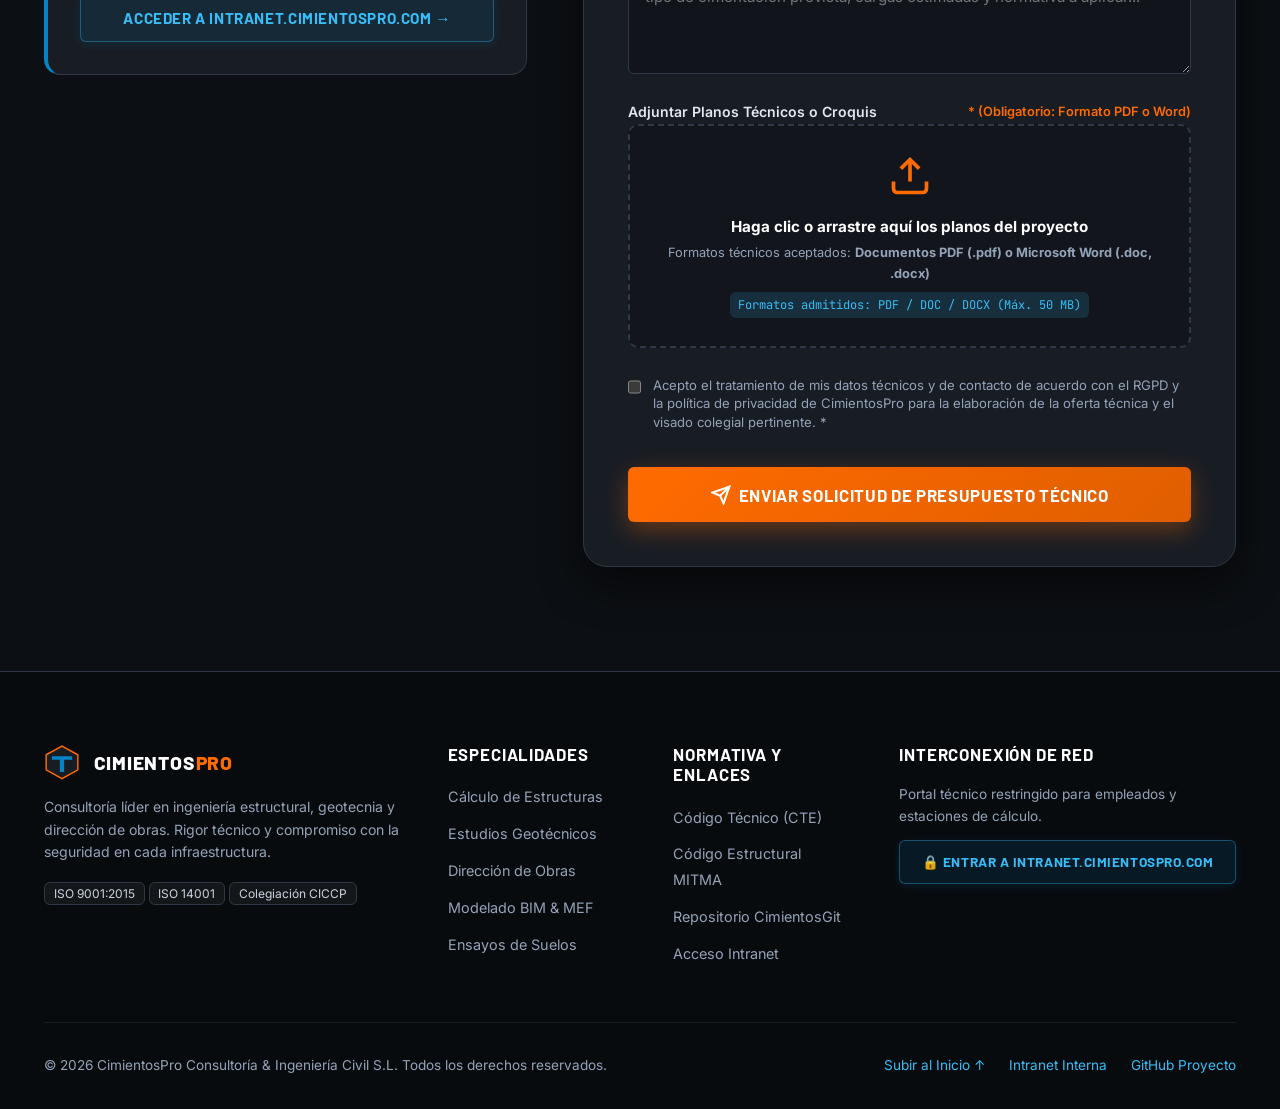
<file: www/index.html>
<!DOCTYPE html>
<html lang="es">
<head>
  <meta charset="UTF-8">
  <meta name="viewport" content="width=device-width, initial-scale=1.0">
  <meta name="description" content="CimientosPro - Consultoría técnica y de ingeniería civil especializada en cálculo de estructuras, estudios geotécnicos y dirección de obras civiles. Cumplimiento CTE y Código Estructural.">
  <meta name="keywords" content="ingenieria civil, calculo de estructuras, estudios geotecnicos, direccion de obra, cimentaciones, CTE, codigo estructural, cimientospro">
  <meta name="author" content="CimientosPro S.L.">
  <title>CimientosPro | Consultoría de Ingeniería Civil & Cálculo Estructural</title>
  
  <link rel="stylesheet" href="css/styles.css">
  <link rel="icon" type="image/svg+xml" href="data:image/svg+xml,<svg xmlns='http://www.w3.org/2000/svg' viewBox='0 0 100 100'><polygon points='50,5 95,30 95,70 50,95 5,70 5,30' fill='%2312161c' stroke='%23ff6b00' stroke-width='6'/><path d='M30,35 L70,35 L70,45 L45,45 L45,55 L65,55 L65,65 L30,65 Z' fill='%2338bdf8'/></svg>">
</head>
<body>

  <!-- Barra de Infraestructura Técnica y Virtual Host (WEAP) -->
  <aside class="server-status-bar" aria-label="Información de Servidor Web">
    <div class="container">
      <div class="status-left">
        <span class="vhost-indicator">
          <span class="status-dot" aria-hidden="true"></span>
          VHost: <strong>www.cimientospro.com</strong> (HTTP :80)
        </span>
        <span style="font-size: 0.8rem; opacity: 0.8;">Servidor de Producción • Despliegue Apache 2.4 / Nginx</span>
      </div>
      <div class="status-right">
        <a href="https://CimientosGit.com" target="_blank" rel="noopener noreferrer" class="repo-link" title="Ver código en GitHub">
          <svg width="15" height="15" viewBox="0 0 24 24" fill="currentColor">
            <path d="M12 0C5.37 0 0 5.37 0 12c0 5.31 3.435 9.795 8.205 11.385.6.105.825-.255.825-.57 0-.285-.015-1.23-.015-2.235-3.015.555-3.795-.735-4.035-1.41-.135-.345-.72-1.41-1.23-1.695-.42-.225-1.02-.78-.015-.795.945-.015 1.62.87 1.845 1.23 1.08 1.815 2.805 1.305 3.495.99.105-.78.42-1.305.765-1.605-2.67-.3-5.46-1.335-5.46-5.925 0-1.305.465-2.385 1.23-3.225-.12-.3-.54-1.53.12-3.18 0 0 1.005-.315 3.3 1.23.96-.27 1.98-.405 3-.405s2.04.135 3 .405c2.295-1.56 3.3-1.23 3.3-1.23.66 1.65.24 2.88.12 3.18.765.84 1.23 1.905 1.23 3.225 0 4.605-2.805 5.625-5.475 5.925.435.375.81 1.095.81 2.22 0 1.605-.015 2.895-.015 3.3 0 .315.225.69.825.57A12.02 12.02 0 0024 12c0-6.63-5.37-12-12-12z"/>
          </svg>
          Repositorio Git: <strong>CimientosGit.com</strong>
        </a>
        <a href="http://intranet.cimientospro.com" class="repo-link" style="color: var(--blue-tech-light);" title="Acceso al portal privado">
          🔒 Red Interna
        </a>
      </div>
    </div>
  </aside>

  <!-- Cabecera Corporativa con Logotipo y Menú de Navegación Rápida -->
  <header class="site-header" id="header">
    <div class="container nav-container">
      <a href="#inicio" class="brand-logo" aria-label="CimientosPro Inicio">
        <!-- Logotipo Isométrico de Ingeniería Civil en SVG -->
        <svg class="logo-icon-svg" viewBox="0 0 100 100" fill="none" xmlns="http://www.w3.org/2000/svg">
          <polygon points="50,6 94,30 94,72 50,96 6,72 6,30" fill="#181d24" stroke="#ff6b00" stroke-width="4"/>
          <!-- Viga de cimentación y pilar de hormigón -->
          <path d="M22 34 L78 34 L78 44 L56 44 L56 78 L44 78 L44 44 L22 44 Z" fill="#0284c7"/>
          <path d="M50 6 L94 30 L50 54 L6 30 Z" fill="#242c37" opacity="0.6"/>
          <circle cx="50" cy="54" r="5" fill="#ff6b00"/>
        </svg>
        <div class="brand-text">
          <span class="brand-title">CIMIENTOS<span>PRO</span></span>
          <span class="brand-tagline">Consultoría &amp; Ingeniería Civil</span>
        </div>
      </a>

      <!-- Menú de Navegación Rápida -->
      <nav class="main-nav" aria-label="Menú principal">
        <a href="#inicio" class="nav-link">Inicio</a>
        <a href="#servicios" class="nav-link">Servicios Técnicos</a>
        <a href="#proyectos" class="nav-link">Proyectos</a>
        <a href="#normativa" class="nav-link">Normativa Técnica</a>
        <a href="#contacto" class="nav-link">Contacto &amp; Presupuestos</a>
      </nav>

      <!-- Botones de Acción de Cabecera -->
      <div class="header-actions">
        <!-- Enlace interconexión bidireccional a la Intranet -->
        <a href="http://intranet.cimientospro.com" class="btn btn-intranet" id="btn-header-intranet" title="Acceso privado para personal técnico">
          <svg width="16" height="16" viewBox="0 0 24 24" fill="none" stroke="currentColor" stroke-width="2.5">
            <rect x="3" y="11" width="18" height="11" rx="2" ry="2"></rect>
            <path d="M7 11V7a5 5 0 0 1 10 0v4"></path>
          </svg>
          Intranet
        </a>

        <!-- Botón de llamada a la acción para presupuestos -->
        <a href="#contacto" class="btn btn-primary" id="btn-header-presupuesto">
          Solicitar Presupuesto
        </a>

        <button class="menu-toggle" aria-label="Abrir menú de navegación">
          ☰
        </button>
      </div>
    </div>
  </header>

  <!-- BLOQUE DE BIENVENIDA (HERO SECTION) -->
  <main>
    <section class="hero-section" id="inicio">
      <div class="hero-background-wrapper">
        <img src="assets/hero_civil_engineering.jpg" alt="Gran obra de infraestructura civil en construcción con viaductos y grúas" class="hero-bg-img" loading="eager">
        <div class="hero-overlay"></div>
      </div>

      <div class="container">
        <div class="hero-content">
          <div class="hero-badge">
            <svg width="16" height="16" viewBox="0 0 24 24" fill="none" stroke="currentColor" stroke-width="2">
              <polygon points="12 2 15.09 8.26 22 9.27 17 14.14 18.18 21.02 12 17.77 5.82 21.02 7 14.14 2 9.27 8.91 8.26 12 2"></polygon>
            </svg>
            Ingeniería de Máxima Fiabilidad Estructural
          </div>

          <h1 class="hero-title">
            Solidez, Precisión y Vanguardia en <span class="highlight-orange">Obra Civil</span> e <span class="highlight-blue">Infraestructura</span>
          </h1>

          <p class="hero-description">
            Consultoría técnica de ingeniería civil especializada en el cálculo estructural no lineal, campañas geotécnicas integrales y dirección facultativa de infraestructuras complejas bajo las normativas CTE y Código Estructural.
          </p>

          <div class="hero-cta-group">
            <a href="#contacto" class="btn btn-primary" style="padding: 0.9rem 2rem; font-size: 1.05rem;">
              <svg width="18" height="18" viewBox="0 0 24 24" fill="none" stroke="currentColor" stroke-width="2.5">
                <path d="M14 2H6a2 2 0 0 0-2 2v16a2 2 0 0 0 2 2h12a2 2 0 0 0 2-2V8z"></path>
                <polyline points="14 2 14 8 20 8"></polyline>
                <line x1="16" y1="13" x2="8" y2="13"></line>
                <line x1="16" y1="17" x2="8" y2="17"></line>
                <polyline points="10 9 9 9 8 9"></polyline>
              </svg>
              Solicitar Presupuesto Técnico
            </a>

            <a href="#servicios" class="btn btn-secondary" style="padding: 0.9rem 1.6rem; font-size: 1.05rem;">
              Explorar Especialidades
            </a>

            <!-- Interconexión hacia la Intranet -->
            <a href="http://intranet.cimientospro.com" class="btn btn-intranet" style="padding: 0.9rem 1.4rem;">
              Portal Interno Personal
            </a>
          </div>

          <!-- Métricas Técnicas Corporativas -->
          <div class="hero-metrics">
            <div class="metric-item">
              <div class="metric-number">+280<span>+</span></div>
              <span class="metric-label">Proyectos Estructurales</span>
            </div>
            <div class="metric-item">
              <div class="metric-number">100<span>%</span></div>
              <span class="metric-label">Cumplimiento CTE / CE</span>
            </div>
            <div class="metric-item">
              <div class="metric-number">25<span>años</span></div>
              <span class="metric-label">Experiencia en Sector</span>
            </div>
            <div class="metric-item">
              <div class="metric-number">0<span>inc.</span></div>
              <span class="metric-label">Seguridad Garantizada</span>
            </div>
          </div>
        </div>
      </div>
    </section>

    <!-- BANNER DE INTERCONEXIÓN DE LA INFRAESTRUCTURA (WEAP) -->
    <div class="container" style="margin-top: -1.5rem; position: relative; z-index: 10;">
      <div class="interconnect-banner">
        <div style="display: flex; align-items: center; gap: 1rem;">
          <div style="background: rgba(2, 132, 199, 0.2); border-radius: 50%; padding: 0.6rem; color: var(--blue-tech-light);">
            <svg width="22" height="22" viewBox="0 0 24 24" fill="none" stroke="currentColor" stroke-width="2">
              <rect x="2" y="2" width="20" height="8" rx="2" ry="2"></rect>
              <rect x="2" y="14" width="20" height="8" rx="2" ry="2"></rect>
              <line x1="6" y1="6" x2="6.01" y2="6"></line>
              <line x1="6" y1="18" x2="6.01" y2="18"></line>
            </svg>
          </div>
          <div>
            <strong style="color: #fff; font-size: 0.95rem; display: block;">Infraestructura Dividida en Virtual Hosts Independientes</strong>
            <span style="font-size: 0.82rem; color: var(--concrete-mid);">
              Web Pública: <code style="color: var(--blue-tech-light);">www.cimientospro.com</code> &nbsp;|&nbsp; 
              Intranet Técnica: <code style="color: var(--orange-safety);">intranet.cimientospro.com</code>
            </span>
          </div>
        </div>
        <a href="http://intranet.cimientospro.com" class="btn btn-intranet" style="font-size: 0.85rem; padding: 0.5rem 1rem;">
          Ir a Intranet Privada &rarr;
        </a>
      </div>
    </div>

    <!-- SECCIÓN DE SERVICIOS TÉCNICOS -->
    <section class="section section-dark" id="servicios">
      <div class="container">
        <div class="section-header">
          <span class="section-tag">Nuestras Especialidades</span>
          <h2 class="section-title">Servicios Técnicos de Consultoría</h2>
          <p class="section-subtitle">
            Aportamos soluciones de ingeniería con rigor analítico, software de modelado de elementos finitos y certificación en cada fase de la obra civil.
          </p>
        </div>

        <div class="services-grid">
          
          <!-- Servicio 1: Cálculo de Estructuras -->
          <article class="service-card" id="servicio-estructuras">
            <div class="service-image-wrapper">
              <img src="assets/service_estructuras.jpg" alt="Planos técnicos y análisis estructural de elementos finitos en tablet" class="service-img" loading="lazy">
              <span class="service-badge">Código Estructural • BIM</span>
            </div>
            <div class="service-body">
              <div class="service-icon-heading">
                <!-- Icono de Planos Técnicos y Estructuras -->
                <div class="service-icon-box">
                  <svg width="26" height="26" viewBox="0 0 24 24" fill="none" stroke="currentColor" stroke-width="2">
                    <polygon points="1 6 1 22 8 18 16 22 23 18 23 2 16 6 8 2 1 6"></polygon>
                    <line x1="8" y1="2" x2="8" y2="18"></line>
                    <line x1="16" y1="6" x2="16" y2="22"></line>
                  </svg>
                </div>
                <h3 class="service-title">Cálculo de Estructuras</h3>
              </div>

              <p class="service-desc">
                Modelado tridimensional no lineal, cálculo dinámico sísmico y dimensionamiento de estructuras de hormigón armado, pretensado, metálicas y mixtas según el Código Estructural y Eurocódigos.
              </p>

              <ul class="service-features">
                <li>
                  <svg viewBox="0 0 24 24" fill="none" stroke="currentColor" stroke-width="3"><polyline points="20 6 9 17 4 12"></polyline></svg>
                  Análisis por elementos finitos (FEA) de tableros y pilas.
                </li>
                <li>
                  <svg viewBox="0 0 24 24" fill="none" stroke="currentColor" stroke-width="3"><polyline points="20 6 9 17 4 12"></polyline></svg>
                  Puentes, pasarelas, pasos inferiores y naves industriales.
                </li>
                <li>
                  <svg viewBox="0 0 24 24" fill="none" stroke="currentColor" stroke-width="3"><polyline points="20 6 9 17 4 12"></polyline></svg>
                  Memorias de cálculo visadas y planos constructivos.
                </li>
              </ul>

              <a href="#contacto" class="service-action-link" onclick="preselectService('calculo')">
                Solicitar Cálculo Estructural &rarr;
              </a>
            </div>
          </article>

          <!-- Servicio 2: Estudios Geotécnicos -->
          <article class="service-card" id="servicio-geotecnia">
            <div class="service-image-wrapper">
              <img src="assets/service_geotecnia.jpg" alt="Casco de seguridad de obra, testigos de sondeos geotécnicos y equipo de perforación" class="service-img" loading="lazy">
              <span class="service-badge">CTE DB-SE-C • Sondeos</span>
            </div>
            <div class="service-body">
              <div class="service-icon-heading">
                <!-- Icono de Casco de Seguridad y Geotecnia -->
                <div class="service-icon-box">
                  <svg width="26" height="26" viewBox="0 0 24 24" fill="none" stroke="currentColor" stroke-width="2">
                    <path d="M2 18h20"></path>
                    <path d="M4 18a8 8 0 0 1 16 0"></path>
                    <path d="M12 4v6"></path>
                    <circle cx="12" cy="4" r="2"></circle>
                  </svg>
                </div>
                <h3 class="service-title">Estudios Geotécnicos</h3>
              </div>

              <p class="service-desc">
                Campañas de reconocimiento in situ, caracterización del terreno, sondeos mecánicos a rotación con recuperación continua de testigo y cálculo de cimentaciones directas y profundas.
              </p>

              <ul class="service-features">
                <li>
                  <svg viewBox="0 0 24 24" fill="none" stroke="currentColor" stroke-width="3"><polyline points="20 6 9 17 4 12"></polyline></svg>
                  Ensayos de penetración estándar (SPT) y dinámica (DPSH).
                </li>
                <li>
                  <svg viewBox="0 0 24 24" fill="none" stroke="currentColor" stroke-width="3"><polyline points="20 6 9 17 4 12"></polyline></svg>
                  Ensayos de laboratorio (triaxiales, agresividad al hormigón).
                </li>
                <li>
                  <svg viewBox="0 0 24 24" fill="none" stroke="currentColor" stroke-width="3"><polyline points="20 6 9 17 4 12"></polyline></svg>
                  Estabilidad de taludes, pantallas de pilotes y micropilotes.
                </li>
              </ul>

              <a href="#contacto" class="service-action-link" onclick="preselectService('geotecnia')">
                Solicitar Campaña Geotécnica &rarr;
              </a>
            </div>
          </article>

          <!-- Servicio 3: Dirección de Obras Civiles -->
          <article class="service-card" id="servicio-obras">
            <div class="service-image-wrapper">
              <img src="assets/service_obras.jpg" alt="Maquinaria pesada de excavación y dirección facultativa en traza de autovía" class="service-img" loading="lazy">
              <span class="service-badge">Supervisión • Control Calidad</span>
            </div>
            <div class="service-body">
              <div class="service-icon-heading">
                <!-- Icono de Maquinaria de Excavación y Dirección Facultativa -->
                <div class="service-icon-box">
                  <svg width="26" height="26" viewBox="0 0 24 24" fill="none" stroke="currentColor" stroke-width="2">
                    <circle cx="18" cy="18" r="3"></circle>
                    <circle cx="6" cy="18" r="3"></circle>
                    <path d="M3 18h3"></path>
                    <path d="M9 18h6"></path>
                    <path d="M21 18h-3"></path>
                    <path d="M5 15V8a2 2 0 0 1 2-2h6l4 5v4"></path>
                    <polyline points="14 11 14 6 10 6"></polyline>
                  </svg>
                </div>
                <h3 class="service-title">Dirección de Obras Civiles</h3>
              </div>

              <p class="service-desc">
                Supervisión técnica de proyectos viarios, hidráulicos y de urbanización. Verificación del plan de control de calidad, ensayos destructivos y no destructivos, y coordinación de seguridad y salud.
              </p>

              <ul class="service-features">
                <li>
                  <svg viewBox="0 0 24 24" fill="none" stroke="currentColor" stroke-width="3"><polyline points="20 6 9 17 4 12"></polyline></svg>
                  Control de ejecución, replanteos topográficos y tolerancias.
                </li>
                <li>
                  <svg viewBox="0 0 24 24" fill="none" stroke="currentColor" stroke-width="3"><polyline points="20 6 9 17 4 12"></polyline></svg>
                  Certificaciones de obra, contradictorios y liquidación.
                </li>
                <li>
                  <svg viewBox="0 0 24 24" fill="none" stroke="currentColor" stroke-width="3"><polyline points="20 6 9 17 4 12"></polyline></svg>
                  Coordinación de Seguridad y Salud (RD 1627/1997).
                </li>
              </ul>

              <a href="#contacto" class="service-action-link" onclick="preselectService('direccion')">
                Solicitar Dirección de Obra &rarr;
              </a>
            </div>
          </article>

        </div>
      </div>
    </section>

    <!-- SECCIÓN DE PROYECTOS TÉCNICOS -->
    <section class="section" id="proyectos">
      <div class="container">
        <div class="section-header">
          <span class="section-tag">Cartera Técnica</span>
          <h2 class="section-title">Infraestructuras y Proyectos de Referencia</h2>
          <p class="section-subtitle">
            Intervenciones de alta complejidad técnica ejecutadas con éxito por nuestro equipo de ingenieros de caminos y calculistas.
          </p>
        </div>

        <div class="projects-grid">
          <div class="project-card" data-cat="estructuras">
            <span class="project-category">Estructuras &amp; Puentes</span>
            <h3 class="project-name">Viaducto del Ebro (Tramo II)</h3>
            <p style="font-size: 0.9rem; color: var(--concrete-mid);">
              Cálculo completo de viaducto continuo de hormigón pretensado con vano central de 110 metros y empuje progresivo.
            </p>
            <div class="project-specs">
              <span class="spec-pill">Luz total: 460 m</span>
              <span class="spec-pill">Cálculo No Lineal</span>
              <span class="spec-pill">Hormigón HP-45</span>
            </div>
          </div>

          <div class="project-card" data-cat="geotecnia">
            <span class="project-category">Geotecnia &amp; Cimentaciones</span>
            <h3 class="project-name">Ampliación de Terminal Portuaria</h3>
            <p style="font-size: 0.9rem; color: var(--concrete-mid);">
              Campaña de sondeos marítimos y dimensionamiento de pantalla de tablestacas y pilotes de gran diámetro para atraque.
            </p>
            <div class="project-specs">
              <span class="spec-pill">32 Sondeos SPT</span>
              <span class="spec-pill">Pilotes &Oslash; 1.500 mm</span>
              <span class="spec-pill">CTE DB-SE-C</span>
            </div>
          </div>

          <div class="project-card" data-cat="obras">
            <span class="project-category">Dirección de Obras</span>
            <h3 class="project-name">Variante Sur y Enlace Autovía A-66</h3>
            <p style="font-size: 0.9rem; color: var(--concrete-mid);">
              Supervisión de movimiento de tierras, drenaje longitudinal y transversal, pasos superiores y control de mezclas bituminosas.
            </p>
            <div class="project-specs">
              <span class="spec-pill">Longitud: 12,8 km</span>
              <span class="spec-pill">4 Pasos Superiores</span>
              <span class="spec-pill">Control Calidad Total</span>
            </div>
          </div>
        </div>
      </div>
    </section>

    <!-- SECCIÓN DE NORMATIVA TÉCNICA Y ENLACES OFICIALES -->
    <section class="section section-dark" id="normativa">
      <div class="container">
        <div class="section-header">
          <span class="section-tag">Marco Legal y Regulatorio</span>
          <h2 class="section-title">Normativa Técnica Vigente</h2>
          <p class="section-subtitle">
            Garantizamos la máxima seguridad jurídica y técnica aplicando los códigos normativos oficiales de la edificación y obras públicas.
          </p>
        </div>

        <div class="regulations-box">
          <div class="regulations-grid">
            
            <!-- Enlace CTE -->
            <div class="regulation-card">
              <div class="reg-icon">
                <svg viewBox="0 0 24 24" fill="none" stroke="currentColor" stroke-width="2">
                  <path d="M4 19.5A2.5 2.5 0 0 1 6.5 17H20"></path>
                  <path d="M6.5 2H20v20H6.5A2.5 2.5 0 0 1 4 19.5v-15A2.5 2.5 0 0 1 6.5 2z"></path>
                </svg>
              </div>
              <h3 class="reg-title">Código Técnico de la Edificación</h3>
              <p class="reg-desc">
                Documentos básicos de seguridad estructural (DB-SE), cimentaciones (DB-SE-C) y acciones en la edificación.
              </p>
              <a href="https://codigotecnico.org" target="_blank" rel="noopener noreferrer" class="reg-link">
                Acceder a codigotecnico.org
                <svg width="14" height="14" viewBox="0 0 24 24" fill="none" stroke="currentColor" stroke-width="2.5"><line x1="7" y1="17" x2="17" y2="7"></line><polyline points="7 7 17 7 17 17"></polyline></svg>
              </a>
            </div>

            <!-- Enlace MITMA / Código Estructural -->
            <div class="regulation-card">
              <div class="reg-icon">
                <svg viewBox="0 0 24 24" fill="none" stroke="currentColor" stroke-width="2">
                  <polygon points="12 2 2 7 12 12 22 7 12 2"></polygon>
                  <polyline points="2 17 12 22 22 17"></polyline>
                  <polyline points="2 12 12 17 22 12"></polyline>
                </svg>
              </div>
              <h3 class="reg-title">Código Estructural de Obras Civiles</h3>
              <p class="reg-desc">
                Marco reglamentario del Ministerio de Transportes y Movilidad Sostenible para estructuras de hormigón, acero y mixtas (RD 470/2021).
              </p>
              <a href="https://transportes.gob.es" target="_blank" rel="noopener noreferrer" class="reg-link">
                Acceder a transportes.gob.es
                <svg width="14" height="14" viewBox="0 0 24 24" fill="none" stroke="currentColor" stroke-width="2.5"><line x1="7" y1="17" x2="17" y2="7"></line><polyline points="7 7 17 7 17 17"></polyline></svg>
              </a>
            </div>

            <!-- Enlace Repositorio GitHub Oficial -->
            <div class="regulation-card" style="border-color: rgba(255, 107, 0, 0.4);">
              <div class="reg-icon" style="color: var(--orange-safety);">
                <svg viewBox="0 0 24 24" fill="currentColor">
                  <path d="M12 0C5.37 0 0 5.37 0 12c0 5.31 3.435 9.795 8.205 11.385.6.105.825-.255.825-.57 0-.285-.015-1.23-.015-2.235-3.015.555-3.795-.735-4.035-1.41-.135-.345-.72-1.41-1.23-1.695-.42-.225-1.02-.78-.015-.795.945-.015 1.62.87 1.845 1.23 1.08 1.815 2.805 1.305 3.495.99.105-.78.42-1.305.765-1.605-2.67-.3-5.46-1.335-5.46-5.925 0-1.305.465-2.385 1.23-3.225-.12-.3-.54-1.53.12-3.18 0 0 1.005-.315 3.3 1.23.96-.27 1.98-.405 3-.405s2.04.135 3 .405c2.295-1.56 3.3-1.23 3.3-1.23.66 1.65.24 2.88.12 3.18.765.84 1.23 1.905 1.23 3.225 0 4.605-2.805 5.625-5.475 5.925.435.375.81 1.095.81 2.22 0 1.605-.015 2.895-.015 3.3 0 .315.225.69.825.57A12.02 12.02 0 0024 12c0-6.63-5.37-12-12-12z"/>
                </svg>
              </div>
              <h3 class="reg-title">Repositorio Git Oficial</h3>
              <p class="reg-desc">
                Control de versiones, especificaciones técnicas de la infraestructura WEAP y esquemas de los Virtual Hosts del proyecto.
              </p>
              <a href="https://CimientosGit.com" target="_blank" rel="noopener noreferrer" class="reg-link">
                Acceder a CimientosGit.com
                <svg width="14" height="14" viewBox="0 0 24 24" fill="none" stroke="currentColor" stroke-width="2.5"><line x1="7" y1="17" x2="17" y2="7"></line><polyline points="7 7 17 7 17 17"></polyline></svg>
              </a>
            </div>

          </div>
        </div>
      </div>
    </section>

    <!-- FORMULARIO DE CONTACTO Y SOLICITUD DE PRESUPUESTOS (Requisito con recogida de datos y casilla para adjuntar planos PDF/Word) -->
    <section class="section contact-section" id="contacto">
      <div class="container">
        <div class="section-header">
          <span class="section-tag">Contacto Técnico</span>
          <h2 class="section-title">Solicitar Presupuesto de Consultoría</h2>
          <p class="section-subtitle">
            Envíe los detalles de su proyecto y adjunte los planos técnicos para recibir una valoración preliminar y propuesta de honorarios sin compromiso.
          </p>
        </div>

        <div class="contact-layout">
          <!-- Columna Izquierda: Información de Contacto Directo -->
          <div class="contact-info-panel">
            <div class="contact-feature-card">
              <h3 style="font-size: 1.25rem; margin-bottom: 1.25rem; color: #fff;">Sede Central &amp; Delegaciones</h3>
              
              <div class="info-item">
                <div class="info-icon">
                  <svg width="20" height="20" viewBox="0 0 24 24" fill="none" stroke="currentColor" stroke-width="2">
                    <path d="M21 10c0 7-9 13-9 13s-9-6-9-13a9 9 0 0 1 18 0z"></path>
                    <circle cx="12" cy="10" r="3"></circle>
                  </svg>
                </div>
                <div class="info-text">
                  <h4>Oficina Técnica Principal</h4>
                  <p>Paseo de la Castellana 210, Planta 8ª<br>28046 Madrid, España</p>
                </div>
              </div>

              <div class="info-item">
                <div class="info-icon">
                  <svg width="20" height="20" viewBox="0 0 24 24" fill="none" stroke="currentColor" stroke-width="2">
                    <path d="M22 16.92v3a2 2 0 0 1-2.18 2 19.79 19.79 0 0 1-8.63-3.07 19.5 19.5 0 0 1-6-6 19.79 19.79 0 0 1-3.07-8.67A2 2 0 0 1 4.11 2h3a2 2 0 0 1 2 1.72 12.84 12.84 0 0 0 .7 2.81 2 2 0 0 1-.45 2.11L8.09 9.91a16 16 0 0 0 6 6l1.27-1.27a2 2 0 0 1 2.11-.45 12.84 12.84 0 0 0 2.81.7A2 2 0 0 1 22 16.92z"></path>
                  </svg>
                </div>
                <div class="info-text">
                  <h4>Línea Directa de Ingeniería</h4>
                  <p>+34 91 823 45 67 (Centralita Técnica)<br>Horario: L-V 08:00 a 19:00 h</p>
                </div>
              </div>

              <div class="info-item">
                <div class="info-icon">
                  <svg width="20" height="20" viewBox="0 0 24 24" fill="none" stroke="currentColor" stroke-width="2">
                    <path d="M4 4h16c1.1 0 2 .9 2 2v12c0 1.1-.9 2-2 2H4c-1.1 0-2-.9-2-2V6c0-1.1.9-2 2-2z"></path>
                    <polyline points="22,6 12,13 2,6"></polyline>
                  </svg>
                </div>
                <div class="info-text">
                  <h4>Correo de Visado y Presupuestos</h4>
                  <p>proyectos@cimientospro.com<br>visados@cimientospro.com</p>
                </div>
              </div>
            </div>

            <!-- Caja Informativa sobre el Entorno Privado de la Intranet -->
            <div class="contact-feature-card" style="border-left: 4px solid var(--blue-tech);">
              <h4 style="color: var(--blue-tech-light); margin-bottom: 0.5rem; font-size: 1.05rem;">
                ¿Es usted empleado o técnico colaborador?
              </h4>
              <p style="font-size: 0.88rem; color: var(--concrete-mid); margin-bottom: 1rem;">
                El personal interno puede acceder a las herramientas de cálculo, Portainer y copias de seguridad a través de la Intranet Privada.
              </p>
              <a href="http://intranet.cimientospro.com" class="btn btn-intranet" style="width: 100%;">
                Acceder a intranet.cimientospro.com &rarr;
              </a>
            </div>
          </div>

          <!-- Columna Derecha: Formulario con Todos los Campos Obligatorios y Casilla para Adjuntar Planos en Formato PDF o Word -->
          <div class="form-card">
            <h3 style="font-size: 1.35rem; margin-bottom: 1.5rem; color: #fff;">Formulario de Solicitud de Presupuesto</h3>
            
            <form id="form-presupuesto" novalidate>
              <div class="form-grid">
                
                <!-- Nombre y Apellidos / Empresa -->
                <div class="form-group">
                  <label for="nombre-solicitante" class="form-label">
                    Nombre o Razón Social <span class="required-badge">*</span>
                  </label>
                  <input type="text" id="nombre-solicitante" name="nombre" class="form-input" placeholder="Ej. Construcciones Ibéricas S.A." required>
                </div>

                <!-- CIF / NIF / DNI -->
                <div class="form-group">
                  <label for="cif-solicitante" class="form-label">
                    CIF / NIF / DNI <span class="required-badge">*</span>
                  </label>
                  <input type="text" id="cif-solicitante" name="cif" class="form-input" placeholder="Ej. A-12345678" required>
                </div>

                <!-- Correo Electrónico -->
                <div class="form-group">
                  <label for="email-solicitante" class="form-label">
                    Correo Electrónico <span class="required-badge">*</span>
                  </label>
                  <input type="email" id="email-solicitante" name="email" class="form-input" placeholder="ingenieria@empresa.com" required>
                </div>

                <!-- Teléfono de Contacto -->
                <div class="form-group">
                  <label for="telefono-solicitante" class="form-label">
                    Teléfono de Contacto <span class="required-badge">*</span>
                  </label>
                  <input type="tel" id="telefono-solicitante" name="telefono" class="form-input" placeholder="+34 600 000 000" required>
                </div>

                <!-- Especialidad de Ingeniería Solicitada -->
                <div class="form-group">
                  <label for="tipo-servicio" class="form-label">
                    Especialidad Requerida <span class="required-badge">*</span>
                  </label>
                  <select id="tipo-servicio" name="servicio" class="form-select" required>
                    <option value="" disabled selected>Seleccione la especialidad técnica...</option>
                    <option value="calculo">Cálculo de Estructuras (Hormigón / Acero)</option>
                    <option value="geotecnia">Estudio Geotécnico del Terreno</option>
                    <option value="direccion">Dirección y Supervisión de Obra Civil</option>
                    <option value="integral">Consultoría Integral (Estructuras + Geotecnia)</option>
                  </select>
                </div>

                <!-- Localización de la Obra -->
                <div class="form-group">
                  <label for="localizacion-obra" class="form-label">
                    Localización de la Obra <span class="required-badge">*</span>
                  </label>
                  <input type="text" id="localizacion-obra" name="localizacion" class="form-input" placeholder="Municipio, Provincia" required>
                </div>

                <!-- Plazo Estimado de Ejecución -->
                <div class="form-group-full">
                  <label for="plazo-obra" class="form-label">
                    Plazo Deseado para la Memoria / Proyecto <span class="required-badge">*</span>
                  </label>
                  <select id="plazo-obra" name="plazo" class="form-select" required>
                    <option value="" disabled selected>Seleccione el plazo previsto...</option>
                    <option value="urgente">Urgente (&lt; 15 días laborables)</option>
                    <option value="estandar">Estándar (15 a 30 días laborables)</option>
                    <option value="planificado">Planificación a medio plazo (&gt; 1 mes)</option>
                  </select>
                </div>

                <!-- Descripción Técnica de la Obra -->
                <div class="form-group-full">
                  <label for="descripcion-proyecto" class="form-label">
                    Descripción Técnica del Proyecto <span class="required-badge">*</span>
                  </label>
                  <textarea id="descripcion-proyecto" name="descripcion" class="form-textarea" placeholder="Indique características: tipología estructural, número de plantas o vanos, tipo de cimentación prevista, cargas estimadas y normativa a aplicar..." required></textarea>
                </div>

                <!-- Casilla para Adjuntar Planos en formato PDF o Word (REQUISITO EXPLÍCITO) -->
                <div class="form-group-full">
                  <label class="form-label">
                    Adjuntar Planos Técnicos o Croquis <span class="required-badge">* (Obligatorio: Formato PDF o Word)</span>
                  </label>

                  <div class="file-upload-zone" id="upload-dropzone">
                    <input type="file" id="archivo-planos" name="archivo_planos" class="file-input-hidden" accept=".pdf,.doc,.docx" required aria-label="Adjuntar planos en formato PDF o Word">
                    <svg class="upload-icon" viewBox="0 0 24 24" fill="none" stroke="currentColor" stroke-width="2">
                      <path d="M21 15v4a2 2 0 0 1-2 2H5a2 2 0 0 1-2-2v-4"></path>
                      <polyline points="17 8 12 3 7 8"></polyline>
                      <line x1="12" y1="3" x2="12" y2="15"></line>
                    </svg>
                    <div class="upload-title">Haga clic o arrastre aquí los planos del proyecto</div>
                    <div class="upload-hint">Formatos técnicos aceptados: <strong>Documentos PDF (.pdf) o Microsoft Word (.doc, .docx)</strong></div>
                    <div class="formats-tag">Formatos admitidos: PDF / DOC / DOCX (Máx. 50 MB)</div>
                  </div>

                  <!-- Vista previa del archivo seleccionado -->
                  <div class="selected-file-display" id="selected-file-display">
                    <div class="file-info">
                      <svg width="20" height="20" viewBox="0 0 24 24" fill="none" stroke="currentColor" stroke-width="2" style="color: var(--blue-tech-light);">
                        <path d="M14 2H6a2 2 0 0 0-2 2v16a2 2 0 0 0 2 2h12a2 2 0 0 0 2-2V8z"></path>
                        <polyline points="14 2 14 8 20 8"></polyline>
                      </svg>
                      <span id="selected-file-name" style="font-weight: 500;"></span>
                    </div>
                    <button type="button" class="remove-file-btn" id="remove-file-btn" title="Quitar archivo">
                      &times; Quitar
                    </button>
                  </div>
                </div>

                <!-- Casilla de Aceptación Legal y Protección de Datos -->
                <div class="form-group-full">
                  <div class="checkbox-group">
                    <input type="checkbox" id="rgpd-consent" name="rgpd" class="checkbox-custom" required>
                    <label for="rgpd-consent" class="checkbox-label">
                      Acepto el tratamiento de mis datos técnicos y de contacto de acuerdo con el RGPD y la política de privacidad de CimientosPro para la elaboración de la oferta técnica y el visado colegial pertinente. <span class="required-badge">*</span>
                    </label>
                  </div>
                </div>

                <!-- Botón de Envío -->
                <div class="form-group-full" style="margin-top: 1rem;">
                  <button type="submit" class="btn btn-primary" style="width: 100%; padding: 1.1rem; font-size: 1.05rem;">
                    <svg width="20" height="20" viewBox="0 0 24 24" fill="none" stroke="currentColor" stroke-width="2.5">
                      <line x1="22" y1="2" x2="11" y2="13"></line>
                      <polygon points="22 2 15 22 11 13 2 9 22 2"></polygon>
                    </svg>
                    Enviar Solicitud de Presupuesto Técnico
                  </button>
                </div>

              </div>
            </form>
          </div>
        </div>
      </div>
    </section>
  </main>

  <!-- MODAL DE CONFIRMACIÓN DE ENVÍO -->
  <div class="modal-backdrop" id="modal-confirmacion" role="dialog" aria-modal="true" aria-labelledby="modal-title">
    <div class="modal-box">
      <div class="modal-icon-success">
        <svg width="34" height="34" viewBox="0 0 24 24" fill="none" stroke="currentColor" stroke-width="3">
          <polyline points="20 6 9 17 4 12"></polyline>
        </svg>
      </div>
      <h3 id="modal-title" style="font-size: 1.5rem; margin-bottom: 0.5rem; color: #fff;">¡Solicitud Registrada con Éxito!</h3>
      <p style="font-size: 0.95rem; color: var(--concrete-mid);">
        Hemos recibido correctamente los datos técnicos y los planos adjuntos en nuestro servidor. Nuestro equipo de ingenieros de cálculo analizará la documentación.
      </p>

      <div class="modal-expediente">
        Expediente Técnico: <strong id="numero-expediente">EXP-2026-CP-0000</strong>
      </div>

      <p style="font-size: 0.85rem; color: var(--concrete-mid); margin-bottom: 1.5rem;">
        Recibirá un correo con la propuesta de honorarios y plazo en un máximo de 24 a 48 horas laborables.
      </p>

      <button type="button" class="btn btn-primary" id="btn-close-modal" style="width: 100%;">
        Aceptar y Volver al Sitio
      </button>
    </div>
  </div>

  <!-- PIE DE PÁGINA (FOOTER) -->
  <footer class="site-footer">
    <div class="container">
      <div class="footer-grid">
        <div class="footer-col">
          <div class="brand-logo" style="margin-bottom: 1rem;">
            <svg class="logo-icon-svg" viewBox="0 0 100 100" fill="none" style="width: 36px; height: 36px;">
              <polygon points="50,6 94,30 94,72 50,96 6,72 6,30" fill="#181d24" stroke="#ff6b00" stroke-width="4"/>
              <path d="M22 34 L78 34 L78 44 L56 44 L56 78 L44 78 L44 44 L22 44 Z" fill="#0284c7"/>
            </svg>
            <div class="brand-text">
              <span class="brand-title" style="font-size: 1.2rem;">CIMIENTOS<span>PRO</span></span>
            </div>
          </div>
          <p style="font-size: 0.88rem; line-height: 1.6; color: var(--concrete-mid);">
            Consultoría líder en ingeniería estructural, geotecnia y dirección de obras. Rigor técnico y compromiso con la seguridad en cada infraestructura.
          </p>
          <div style="margin-top: 1rem;">
            <span class="spec-pill" style="border: 1px solid var(--border-steel); color: #cbd5e1;">ISO 9001:2015</span>
            <span class="spec-pill" style="border: 1px solid var(--border-steel); color: #cbd5e1;">ISO 14001</span>
            <span class="spec-pill" style="border: 1px solid var(--border-steel); color: #cbd5e1;">Colegiación CICCP</span>
          </div>
        </div>

        <div class="footer-col">
          <h5>Especialidades</h5>
          <ul class="footer-links">
            <li><a href="#servicios">Cálculo de Estructuras</a></li>
            <li><a href="#servicios">Estudios Geotécnicos</a></li>
            <li><a href="#servicios">Dirección de Obras</a></li>
            <li><a href="#servicios">Modelado BIM &amp; MEF</a></li>
            <li><a href="#servicios">Ensayos de Suelos</a></li>
          </ul>
        </div>

        <div class="footer-col">
          <h5>Normativa y Enlaces</h5>
          <ul class="footer-links">
            <li><a href="https://codigotecnico.org" target="_blank" rel="noopener noreferrer">Código Técnico (CTE)</a></li>
            <li><a href="https://transportes.gob.es" target="_blank" rel="noopener noreferrer">Código Estructural MITMA</a></li>
            <li><a href="https://CimientosGit.com" target="_blank" rel="noopener noreferrer">Repositorio CimientosGit</a></li>
            <li><a href="http://intranet.cimientospro.com">Acceso Intranet</a></li>
          </ul>
        </div>

        <div class="footer-col">
          <h5>Interconexión de Red</h5>
          <p style="font-size: 0.85rem; color: var(--concrete-mid); margin-bottom: 0.75rem;">
            Portal técnico restringido para empleados y estaciones de cálculo.
          </p>
          <a href="http://intranet.cimientospro.com" class="btn btn-intranet" style="width: 100%; font-size: 0.85rem;">
            🔒 Entrar a intranet.cimientospro.com
          </a>
        </div>
      </div>

      <div class="footer-bottom">
        <div>
          &copy; 2026 CimientosPro Consultoría &amp; Ingeniería Civil S.L. Todos los derechos reservados.
        </div>
        <div style="display: flex; gap: 1.5rem;">
          <a href="#header">Subir al Inicio &uarr;</a>
          <a href="http://intranet.cimientospro.com">Intranet Interna</a>
          <a href="https://CimientosGit.com" target="_blank" rel="noopener noreferrer">GitHub Proyecto</a>
        </div>
      </div>
    </div>
  </footer>

  <script src="js/main.js"></script>
  <script>
    function preselectService(val) {
      const select = document.getElementById('tipo-servicio');
      if (select) {
        select.value = val;
      }
    }
  </script>
</body>
</html>
</file>
<file: www/css/styles.css>
/* ==========================================================================
   CIMIENTOSPRO - CONSULTORÍA & INGENIERÍA CIVIL
   Hoja de Estilos Corporativa (Sitio Público: www.cimientospro.com)
   Paleta: Hormigón & Asfalto (#11151a, #1b2028), Azul Técnico (#0284c7, #38bdf8), 
           Naranja Seguridad Vial (#ff6b00, #f97316)
   ========================================================================== */

@import url('https://fonts.googleapis.com/css2?family=Barlow:ital,wght@0,300;0,400;0,500;0,600;0,700;0,800;1,400&family=Inter:wght@300;400;500;600;700&family=JetBrains+Mono:wght@400;500;700&display=swap');

:root {
  /* Paleta Corporativa - Hormigón & Asfalto */
  --bg-deep: #0c0f13;
  --bg-dark: #12161c;
  --bg-card: #181d24;
  --bg-card-hover: #202731;
  --bg-surface: #262e3a;
  
  /* Azul Técnico (Menús, delineación CAD, enlaces) */
  --blue-tech: #0284c7;
  --blue-tech-light: #38bdf8;
  --blue-tech-dark: #0369a1;
  --blue-glow: rgba(56, 189, 248, 0.18);
  
  /* Naranja de Seguridad Vial (CTAs, botones primarios, avisos) */
  --orange-safety: #ff6b00;
  --orange-safety-hover: #ea580c;
  --orange-safety-light: #ff8533;
  --orange-glow: rgba(255, 107, 0, 0.28);
  
  /* Tonos Neutros & Hormigón Estructural */
  --concrete-light: #e2e8f0;
  --concrete-mid: #94a3b8;
  --concrete-dark: #475569;
  --border-steel: #2e3846;
  --border-light: rgba(255, 255, 255, 0.08);
  
  /* Tipografías */
  --font-main: 'Inter', -apple-system, BlinkMacSystemFont, 'Segoe UI', Roboto, sans-serif;
  --font-heading: 'Barlow', -apple-system, sans-serif;
  --font-mono: 'JetBrains Mono', monospace;
  
  /* Sombras y Efectos */
  --shadow-sm: 0 2px 4px rgba(0,0,0,0.25);
  --shadow-md: 0 8px 24px rgba(0,0,0,0.35);
  --shadow-lg: 0 16px 40px rgba(0,0,0,0.5);
  --shadow-orange: 0 8px 25px rgba(255, 107, 0, 0.35);
  --shadow-blue: 0 8px 25px rgba(2, 132, 199, 0.3);
  
  /* Transiciones */
  --transition-fast: 0.2s cubic-bezier(0.16, 1, 0.3, 1);
  --transition-normal: 0.3s cubic-bezier(0.16, 1, 0.3, 1);
  --transition-slow: 0.5s cubic-bezier(0.16, 1, 0.3, 1);
  
  --radius-sm: 6px;
  --radius-md: 10px;
  --radius-lg: 16px;
  --radius-xl: 24px;
}

/* Reseteo y Base */
*, *::before, *::after {
  box-sizing: border-box;
  margin: 0;
  padding: 0;
}

html {
  scroll-behavior: smooth;
  font-size: 16px;
  color-scheme: dark;
}

body {
  font-family: var(--font-main);
  background-color: var(--bg-deep);
  color: var(--concrete-light);
  line-height: 1.6;
  overflow-x: hidden;
  position: relative;
  -webkit-font-smoothing: antialiased;
}

/* Texturas de fondo técnicas sutiles (rejilla milimetrada de ingeniería) */
body::before {
  content: '';
  position: fixed;
  top: 0;
  left: 0;
  width: 100%;
  height: 100%;
  background-image: 
    linear-gradient(rgba(56, 189, 248, 0.02) 1px, transparent 1px),
    linear-gradient(90deg, rgba(56, 189, 248, 0.02) 1px, transparent 1px);
  background-size: 40px 40px;
  pointer-events: none;
  z-index: 0;
}

/* Enlaces */
a {
  color: var(--blue-tech-light);
  text-decoration: none;
  transition: color var(--transition-fast);
}

a:hover {
  color: var(--orange-safety);
}

/* Tipografía */
h1, h2, h3, h4, h5, h6 {
  font-family: var(--font-heading);
  color: #ffffff;
  font-weight: 700;
  line-height: 1.2;
  letter-spacing: -0.01em;
}

h1 { font-size: clamp(2.4rem, 5vw, 3.8rem); font-weight: 800; text-transform: uppercase; }
h2 { font-size: clamp(1.8rem, 3.5vw, 2.6rem); }
h3 { font-size: 1.4rem; }

p {
  color: var(--concrete-mid);
  margin-bottom: 1rem;
}

/* Contenedores */
.container {
  width: 100%;
  max-width: 1240px;
  margin: 0 auto;
  padding: 0 1.5rem;
  position: relative;
  z-index: 1;
}

/* ==========================================================================
   TOP BAR DE INFRAESTRUCTURA Y SERVIDOR (WEAP)
   ========================================================================== */
.server-status-bar {
  background: #090c0f;
  border-bottom: 1px solid var(--border-steel);
  font-size: 0.8rem;
  padding: 0.4rem 0;
  color: var(--concrete-mid);
  position: relative;
  z-index: 101;
}

.server-status-bar .container {
  display: flex;
  justify-content: space-between;
  align-items: center;
  flex-wrap: wrap;
  gap: 0.75rem;
}

.status-left, .status-right {
  display: flex;
  align-items: center;
  gap: 1.25rem;
}

.vhost-indicator {
  display: inline-flex;
  align-items: center;
  gap: 0.4rem;
  font-family: var(--font-mono);
  background: rgba(2, 132, 199, 0.15);
  color: var(--blue-tech-light);
  padding: 0.15rem 0.6rem;
  border-radius: var(--radius-sm);
  border: 1px solid rgba(56, 189, 248, 0.3);
}

.status-dot {
  width: 8px;
  height: 8px;
  border-radius: 50%;
  background-color: #10b981;
  box-shadow: 0 0 8px #10b981;
  display: inline-block;
  animation: pulse 2s infinite;
}

@keyframes pulse {
  0% { transform: scale(0.95); opacity: 0.8; }
  50% { transform: scale(1.15); opacity: 1; }
  100% { transform: scale(0.95); opacity: 0.8; }
}

.repo-link {
  color: var(--concrete-mid);
  display: inline-flex;
  align-items: center;
  gap: 0.35rem;
  transition: color var(--transition-fast);
}

.repo-link:hover {
  color: #fff;
}

/* ==========================================================================
   CABECERA & NAVEGACIÓN
   ========================================================================== */
.site-header {
  position: sticky;
  top: 0;
  width: 100%;
  background: rgba(18, 22, 28, 0.88);
  backdrop-filter: blur(14px);
  -webkit-backdrop-filter: blur(14px);
  border-bottom: 1px solid var(--border-steel);
  z-index: 100;
  transition: background var(--transition-normal);
}

.nav-container {
  display: flex;
  align-items: center;
  justify-content: space-between;
  height: 78px;
}

/* Logotipo Corporativo */
.brand-logo {
  display: flex;
  align-items: center;
  gap: 0.85rem;
  text-decoration: none;
}

.logo-icon-svg {
  width: 44px;
  height: 44px;
  flex-shrink: 0;
}

.brand-text {
  display: flex;
  flex-direction: column;
}

.brand-title {
  font-family: var(--font-heading);
  font-size: 1.45rem;
  font-weight: 800;
  letter-spacing: 0.04em;
  color: #ffffff;
  line-height: 1.1;
}

.brand-title span {
  color: var(--orange-safety);
}

.brand-tagline {
  font-size: 0.68rem;
  text-transform: uppercase;
  letter-spacing: 0.12em;
  color: var(--blue-tech-light);
  font-weight: 600;
}

/* Enlaces del Menú */
.main-nav {
  display: flex;
  align-items: center;
  gap: 1.75rem;
}

.nav-link {
  color: var(--concrete-light);
  font-size: 0.95rem;
  font-weight: 500;
  position: relative;
  padding: 0.35rem 0;
  transition: color var(--transition-fast);
}

.nav-link::after {
  content: '';
  position: absolute;
  bottom: 0;
  left: 0;
  width: 0%;
  height: 2px;
  background-color: var(--blue-tech-light);
  transition: width var(--transition-normal);
}

.nav-link:hover {
  color: #ffffff;
}

.nav-link:hover::after {
  width: 100%;
}

/* Botones de Cabecera */
.header-actions {
  display: flex;
  align-items: center;
  gap: 0.85rem;
}

.btn {
  display: inline-flex;
  align-items: center;
  justify-content: center;
  gap: 0.5rem;
  padding: 0.65rem 1.35rem;
  font-family: var(--font-heading);
  font-size: 0.95rem;
  font-weight: 700;
  text-transform: uppercase;
  letter-spacing: 0.04em;
  border-radius: var(--radius-sm);
  cursor: pointer;
  transition: all var(--transition-normal);
  border: none;
  outline: none;
  text-align: center;
  white-space: nowrap;
}

.btn-primary {
  background: linear-gradient(135deg, var(--orange-safety) 0%, #e05e00 100%);
  color: #ffffff;
  box-shadow: var(--shadow-orange);
}

.btn-primary:hover {
  background: linear-gradient(135deg, var(--orange-safety-light) 0%, var(--orange-safety) 100%);
  transform: translateY(-2px);
  box-shadow: 0 10px 28px rgba(255, 107, 0, 0.45);
  color: #ffffff;
}

.btn-intranet {
  background: rgba(2, 132, 199, 0.12);
  color: var(--blue-tech-light);
  border: 1px solid rgba(56, 189, 248, 0.35);
  box-shadow: 0 2px 10px rgba(2, 132, 199, 0.15);
}

.btn-intranet:hover {
  background: var(--blue-tech);
  color: #ffffff;
  border-color: var(--blue-tech);
  box-shadow: var(--shadow-blue);
  transform: translateY(-2px);
}

.btn-secondary {
  background: rgba(255, 255, 255, 0.05);
  color: #ffffff;
  border: 1px solid var(--border-steel);
}

.btn-secondary:hover {
  background: rgba(255, 255, 255, 0.1);
  border-color: var(--concrete-mid);
  color: #ffffff;
}

.menu-toggle {
  display: none;
  background: transparent;
  border: none;
  color: #ffffff;
  font-size: 1.6rem;
  cursor: pointer;
}

/* ==========================================================================
   BLOQUE DE BIENVENIDA (HERO SECTION)
   ========================================================================== */
.hero-section {
  position: relative;
  min-height: 88vh;
  display: flex;
  align-items: center;
  padding: 6rem 0 4rem;
  background-color: var(--bg-deep);
  overflow: hidden;
}

.hero-background-wrapper {
  position: absolute;
  top: 0;
  left: 0;
  width: 100%;
  height: 100%;
  z-index: 0;
}

.hero-bg-img {
  width: 100%;
  height: 100%;
  object-fit: cover;
  object-position: center;
  filter: brightness(0.65) contrast(1.1);
  transform: scale(1.02);
  transition: transform 10s ease;
}

.hero-section:hover .hero-bg-img {
  transform: scale(1.06);
}

.hero-overlay {
  position: absolute;
  top: 0;
  left: 0;
  width: 100%;
  height: 100%;
  background: linear-gradient(
    90deg, 
    rgba(12, 15, 19, 0.95) 0%, 
    rgba(12, 15, 19, 0.82) 45%, 
    rgba(12, 15, 19, 0.5) 100%
  ),
  linear-gradient(
    0deg,
    rgba(12, 15, 19, 1) 0%,
    rgba(12, 15, 19, 0) 30%
  );
}

.hero-content {
  max-width: 720px;
  position: relative;
  z-index: 2;
}

.hero-badge {
  display: inline-flex;
  align-items: center;
  gap: 0.5rem;
  background: rgba(2, 132, 199, 0.16);
  border: 1px solid rgba(56, 189, 248, 0.35);
  color: var(--blue-tech-light);
  padding: 0.4rem 1rem;
  border-radius: 50px;
  font-size: 0.85rem;
  font-weight: 600;
  margin-bottom: 1.5rem;
  text-transform: uppercase;
  letter-spacing: 0.05em;
  backdrop-filter: blur(8px);
}

.hero-title {
  font-size: clamp(2.5rem, 5.5vw, 4.2rem);
  line-height: 1.08;
  margin-bottom: 1.3rem;
  text-shadow: 0 4px 16px rgba(0,0,0,0.6);
}

.hero-title .highlight-orange {
  color: var(--orange-safety);
  background: linear-gradient(135deg, #ff8533, #ff6b00);
  -webkit-background-clip: text;
  -webkit-text-fill-color: transparent;
}

.hero-title .highlight-blue {
  color: var(--blue-tech-light);
}

.hero-description {
  font-size: 1.15rem;
  color: #cbd5e1;
  margin-bottom: 2.2rem;
  line-height: 1.7;
  max-width: 640px;
}

.hero-cta-group {
  display: flex;
  align-items: center;
  flex-wrap: wrap;
  gap: 1.1rem;
  margin-bottom: 3.5rem;
}

/* Barra de Métricas y Credenciales */
.hero-metrics {
  display: grid;
  grid-template-columns: repeat(4, 1fr);
  gap: 1.5rem;
  padding-top: 2rem;
  border-top: 1px solid rgba(255, 255, 255, 0.12);
}

.metric-item {
  display: flex;
  flex-direction: column;
}

.metric-number {
  font-family: var(--font-heading);
  font-size: 2.2rem;
  font-weight: 800;
  color: #ffffff;
  line-height: 1;
  display: flex;
  align-items: baseline;
  gap: 0.1rem;
}

.metric-number span {
  color: var(--orange-safety);
  font-size: 1.6rem;
}

.metric-label {
  font-size: 0.8rem;
  color: var(--concrete-mid);
  text-transform: uppercase;
  letter-spacing: 0.05em;
  margin-top: 0.35rem;
}

/* ==========================================================================
   SECCIÓN DE SERVICIOS TÉCNICOS
   ========================================================================== */
.section {
  padding: 6.5rem 0;
  position: relative;
}

.section-dark {
  background-color: var(--bg-dark);
}

.section-header {
  text-align: center;
  max-width: 760px;
  margin: 0 auto 4rem;
}

.section-tag {
  display: inline-block;
  color: var(--orange-safety);
  font-family: var(--font-heading);
  font-size: 0.9rem;
  font-weight: 700;
  text-transform: uppercase;
  letter-spacing: 0.15em;
  margin-bottom: 0.5rem;
}

.section-title {
  margin-bottom: 1rem;
  font-size: clamp(2rem, 3.8vw, 2.8rem);
}

.section-subtitle {
  font-size: 1.05rem;
  color: var(--concrete-mid);
}

/* Tarjetas de Servicios */
.services-grid {
  display: grid;
  grid-template-columns: repeat(3, 1fr);
  gap: 2rem;
}

.service-card {
  background-color: var(--bg-card);
  border: 1px solid var(--border-steel);
  border-radius: var(--radius-lg);
  overflow: hidden;
  display: flex;
  flex-direction: column;
  transition: all var(--transition-normal);
  position: relative;
}

.service-card:hover {
  transform: translateY(-8px);
  border-color: var(--blue-tech);
  box-shadow: 0 16px 36px rgba(0, 0, 0, 0.5), 0 0 20px rgba(56, 189, 248, 0.15);
}

.service-image-wrapper {
  position: relative;
  width: 100%;
  height: 230px;
  overflow: hidden;
  background-color: #000;
}

.service-img {
  width: 100%;
  height: 100%;
  object-fit: cover;
  transition: transform var(--transition-slow);
}

.service-card:hover .service-img {
  transform: scale(1.08);
}

.service-badge {
  position: absolute;
  top: 1rem;
  left: 1rem;
  background: rgba(12, 15, 19, 0.85);
  backdrop-filter: blur(8px);
  border: 1px solid rgba(255,255,255,0.15);
  color: var(--blue-tech-light);
  font-size: 0.75rem;
  font-weight: 700;
  font-family: var(--font-mono);
  padding: 0.3rem 0.75rem;
  border-radius: var(--radius-sm);
  text-transform: uppercase;
}

.service-body {
  padding: 2rem;
  display: flex;
  flex-direction: column;
  flex-grow: 1;
}

.service-icon-heading {
  display: flex;
  align-items: center;
  gap: 0.85rem;
  margin-bottom: 1rem;
}

.service-icon-box {
  width: 48px;
  height: 48px;
  border-radius: var(--radius-md);
  background: rgba(2, 132, 199, 0.12);
  border: 1px solid rgba(56, 189, 248, 0.25);
  display: flex;
  align-items: center;
  justify-content: center;
  color: var(--blue-tech-light);
  flex-shrink: 0;
}

.service-card:nth-child(1) .service-icon-box {
  color: var(--blue-tech-light);
  background: rgba(56, 189, 248, 0.12);
}

.service-card:nth-child(2) .service-icon-box {
  color: #fbbf24;
  background: rgba(251, 191, 36, 0.12);
}

.service-card:nth-child(3) .service-icon-box {
  color: var(--orange-safety);
  background: rgba(255, 107, 0, 0.12);
}

.service-title {
  font-size: 1.35rem;
  font-weight: 700;
}

.service-desc {
  font-size: 0.95rem;
  line-height: 1.6;
  margin-bottom: 1.5rem;
  color: #94a3b8;
}

.service-features {
  list-style: none;
  margin-bottom: 2rem;
  margin-top: auto;
  display: flex;
  flex-direction: column;
  gap: 0.6rem;
}

.service-features li {
  display: flex;
  align-items: flex-start;
  gap: 0.6rem;
  font-size: 0.88rem;
  color: #cbd5e1;
}

.service-features li svg {
  width: 18px;
  height: 18px;
  flex-shrink: 0;
  color: var(--orange-safety);
  margin-top: 2px;
}

.service-action-link {
  display: inline-flex;
  align-items: center;
  gap: 0.5rem;
  font-family: var(--font-heading);
  font-weight: 700;
  font-size: 0.95rem;
  text-transform: uppercase;
  color: var(--blue-tech-light);
  transition: all var(--transition-fast);
}

.service-action-link:hover {
  color: var(--orange-safety);
  transform: translateX(4px);
}

/* ==========================================================================
   SECCIÓN DE PROYECTOS DESTACADOS
   ========================================================================== */
.projects-grid {
  display: grid;
  grid-template-columns: repeat(3, 1fr);
  gap: 1.75rem;
  margin-top: 2rem;
}

.project-card {
  background: var(--bg-card);
  border: 1px solid var(--border-steel);
  border-radius: var(--radius-md);
  padding: 1.75rem;
  position: relative;
  transition: all var(--transition-normal);
  display: flex;
  flex-direction: column;
}

.project-card:hover {
  border-color: var(--concrete-dark);
  background: var(--bg-card-hover);
  transform: translateY(-4px);
}

.project-category {
  font-family: var(--font-mono);
  font-size: 0.75rem;
  color: var(--orange-safety);
  text-transform: uppercase;
  margin-bottom: 0.5rem;
  display: block;
}

.project-name {
  font-size: 1.2rem;
  margin-bottom: 0.75rem;
  color: #ffffff;
}

.project-specs {
  display: flex;
  flex-wrap: wrap;
  gap: 0.5rem;
  margin-top: auto;
  padding-top: 1rem;
  border-top: 1px solid var(--border-light);
}

.spec-pill {
  font-size: 0.75rem;
  background: rgba(255, 255, 255, 0.05);
  color: var(--concrete-mid);
  padding: 0.2rem 0.55rem;
  border-radius: var(--radius-sm);
}

/* ==========================================================================
   SECCIÓN DE NORMATIVA TÉCNICA Y ENLACES OFICIALES
   ========================================================================== */
.regulations-box {
  background: linear-gradient(145deg, #182029 0%, #12161d 100%);
  border: 1px solid var(--border-steel);
  border-radius: var(--radius-xl);
  padding: 3rem;
  margin-top: 2rem;
  box-shadow: var(--shadow-md);
}

.regulations-grid {
  display: grid;
  grid-template-columns: repeat(3, 1fr);
  gap: 2rem;
}

.regulation-card {
  background: rgba(12, 15, 19, 0.75);
  border: 1px solid rgba(255, 255, 255, 0.08);
  border-radius: var(--radius-md);
  padding: 1.75rem;
  display: flex;
  flex-direction: column;
  transition: all var(--transition-fast);
}

.regulation-card:hover {
  border-color: var(--blue-tech-light);
  transform: translateY(-4px);
  background: rgba(12, 15, 19, 0.95);
}

.reg-icon {
  width: 42px;
  height: 42px;
  color: var(--blue-tech-light);
  margin-bottom: 1rem;
}

.reg-title {
  font-size: 1.15rem;
  margin-bottom: 0.5rem;
}

.reg-desc {
  font-size: 0.88rem;
  color: var(--concrete-mid);
  margin-bottom: 1.25rem;
}

.reg-link {
  font-size: 0.85rem;
  font-weight: 700;
  display: inline-flex;
  align-items: center;
  gap: 0.4rem;
  color: var(--orange-safety);
  margin-top: auto;
}

.reg-link:hover {
  text-decoration: underline;
}

/* ==========================================================================
   FORMULARIO DE CONTACTO Y SOLICITUD DE PRESUPUESTO
   ========================================================================== */
.contact-section {
  position: relative;
  background-color: var(--bg-deep);
}

.contact-layout {
  display: grid;
  grid-template-columns: 1fr 1.35fr;
  gap: 3.5rem;
  align-items: start;
}

.contact-info-panel {
  display: flex;
  flex-direction: column;
  gap: 2rem;
}

.contact-feature-card {
  background: var(--bg-card);
  border: 1px solid var(--border-steel);
  border-radius: var(--radius-lg);
  padding: 2rem;
}

.info-item {
  display: flex;
  align-items: flex-start;
  gap: 1rem;
  margin-bottom: 1.5rem;
}

.info-item:last-child {
  margin-bottom: 0;
}

.info-icon {
  width: 40px;
  height: 40px;
  background: rgba(2, 132, 199, 0.12);
  border-radius: var(--radius-sm);
  display: flex;
  align-items: center;
  justify-content: center;
  color: var(--blue-tech-light);
  flex-shrink: 0;
}

.info-text h4 {
  font-size: 1rem;
  margin-bottom: 0.2rem;
}

.info-text p {
  font-size: 0.9rem;
  margin: 0;
  color: var(--concrete-mid);
}

/* Formulario Principal */
.form-card {
  background: var(--bg-card);
  border: 1px solid var(--border-steel);
  border-radius: var(--radius-xl);
  padding: 2.75rem;
  box-shadow: var(--shadow-lg);
}

.form-grid {
  display: grid;
  grid-template-columns: repeat(2, 1fr);
  gap: 1.25rem;
}

.form-group-full {
  grid-column: 1 / -1;
}

.form-group {
  display: flex;
  flex-direction: column;
  gap: 0.45rem;
}

.form-label {
  font-size: 0.88rem;
  font-weight: 600;
  color: #e2e8f0;
  display: flex;
  align-items: center;
  justify-content: space-between;
}

.form-label .required-badge {
  color: var(--orange-safety);
  font-size: 0.8rem;
}

.form-input, .form-select, .form-textarea {
  width: 100%;
  background: #11151b;
  border: 1px solid var(--border-steel);
  color: #ffffff;
  padding: 0.8rem 1rem;
  font-family: var(--font-main);
  font-size: 0.95rem;
  border-radius: var(--radius-sm);
  transition: all var(--transition-fast);
  outline: none;
}

.form-input:focus, .form-select:focus, .form-textarea:focus {
  border-color: var(--blue-tech-light);
  background: #151a22;
  box-shadow: 0 0 0 3px rgba(56, 189, 248, 0.2);
}

.form-textarea {
  min-height: 120px;
  resize: vertical;
}

/* Zona de Carga de Archivos / Planos (Requisito clave: PDF o Word) */
.file-upload-zone {
  border: 2px dashed var(--border-steel);
  background: rgba(17, 21, 27, 0.7);
  border-radius: var(--radius-md);
  padding: 1.75rem;
  text-align: center;
  cursor: pointer;
  transition: all var(--transition-fast);
  position: relative;
}

.file-upload-zone:hover, .file-upload-zone.dragover {
  border-color: var(--orange-safety);
  background: rgba(255, 107, 0, 0.04);
}

.file-input-hidden {
  position: absolute;
  top: 0;
  left: 0;
  width: 100%;
  height: 100%;
  opacity: 0;
  cursor: pointer;
  z-index: 5;
}

.upload-icon {
  width: 44px;
  height: 44px;
  color: var(--orange-safety);
  margin-bottom: 0.6rem;
}

.upload-title {
  font-size: 0.95rem;
  font-weight: 700;
  color: #ffffff;
  margin-bottom: 0.25rem;
}

.upload-hint {
  font-size: 0.8rem;
  color: var(--concrete-mid);
}

.formats-tag {
  display: inline-block;
  background: rgba(56, 189, 248, 0.15);
  color: var(--blue-tech-light);
  padding: 0.2rem 0.5rem;
  border-radius: var(--radius-sm);
  font-family: var(--font-mono);
  font-size: 0.75rem;
  margin-top: 0.5rem;
}

.selected-file-display {
  display: none;
  align-items: center;
  justify-content: space-between;
  background: #1e2632;
  border: 1px solid var(--border-steel);
  border-radius: var(--radius-sm);
  padding: 0.75rem 1rem;
  margin-top: 0.85rem;
  font-size: 0.85rem;
}

.file-info {
  display: flex;
  align-items: center;
  gap: 0.6rem;
  color: #fff;
  overflow: hidden;
  text-overflow: ellipsis;
  white-space: nowrap;
}

.remove-file-btn {
  background: transparent;
  border: none;
  color: #ef4444;
  cursor: pointer;
  padding: 0.2rem;
  font-size: 1rem;
}

.checkbox-group {
  display: flex;
  align-items: flex-start;
  gap: 0.75rem;
  margin-top: 0.5rem;
}

.checkbox-custom {
  width: 18px;
  height: 18px;
  accent-color: var(--orange-safety);
  cursor: pointer;
  margin-top: 2px;
}

.checkbox-label {
  font-size: 0.82rem;
  color: var(--concrete-mid);
  line-height: 1.4;
  cursor: pointer;
}

/* ==========================================================================
   MODAL DE CONFIRMACIÓN DE ENVÍO
   ========================================================================== */
.modal-backdrop {
  position: fixed;
  top: 0;
  left: 0;
  width: 100%;
  height: 100%;
  background: rgba(0, 0, 0, 0.8);
  backdrop-filter: blur(8px);
  z-index: 1000;
  display: none;
  align-items: center;
  justify-content: center;
  padding: 1.5rem;
}

.modal-backdrop.active {
  display: flex;
  animation: fadeIn 0.3s ease;
}

.modal-box {
  background: var(--bg-card);
  border: 1px solid var(--border-steel);
  border-radius: var(--radius-lg);
  max-width: 520px;
  width: 100%;
  padding: 2.5rem;
  text-align: center;
  position: relative;
  box-shadow: var(--shadow-lg);
}

.modal-icon-success {
  width: 64px;
  height: 64px;
  background: rgba(16, 185, 129, 0.15);
  color: #10b981;
  border-radius: 50%;
  display: flex;
  align-items: center;
  justify-content: center;
  margin: 0 auto 1.5rem;
}

.modal-expediente {
  background: #0f1318;
  border: 1px dashed var(--blue-tech-light);
  border-radius: var(--radius-sm);
  padding: 0.85rem;
  margin: 1.5rem 0;
  font-family: var(--font-mono);
  font-size: 1.1rem;
  color: var(--blue-tech-light);
}

/* ==========================================================================
   PIE DE PÁGINA (FOOTER)
   ========================================================================== */
.site-footer {
  background-color: #080b0e;
  border-top: 1px solid var(--border-steel);
  padding: 4.5rem 0 2rem;
  color: var(--concrete-mid);
}

.footer-grid {
  display: grid;
  grid-template-columns: 2fr 1fr 1fr 1.5fr;
  gap: 3rem;
  margin-bottom: 3.5rem;
}

.footer-col h5 {
  color: #ffffff;
  font-size: 1.05rem;
  margin-bottom: 1.25rem;
  text-transform: uppercase;
  letter-spacing: 0.05em;
}

.footer-links {
  list-style: none;
  display: flex;
  flex-direction: column;
  gap: 0.7rem;
}

.footer-links a {
  color: var(--concrete-mid);
  font-size: 0.9rem;
  transition: color var(--transition-fast);
}

.footer-links a:hover {
  color: var(--blue-tech-light);
}

.footer-bottom {
  display: flex;
  justify-content: space-between;
  align-items: center;
  padding-top: 2rem;
  border-top: 1px solid rgba(255, 255, 255, 0.08);
  font-size: 0.85rem;
}

.interconnect-banner {
  background: linear-gradient(90deg, rgba(2, 132, 199, 0.15), rgba(255, 107, 0, 0.15));
  border: 1px solid var(--border-steel);
  border-radius: var(--radius-md);
  padding: 1rem 1.5rem;
  margin-bottom: 3rem;
  display: flex;
  align-items: center;
  justify-content: space-between;
  gap: 1.5rem;
}

/* ==========================================================================
   RESPONSIVE DESIGN
   ========================================================================== */
@media (max-width: 1024px) {
  .services-grid, .projects-grid, .regulations-grid {
    grid-template-columns: repeat(2, 1fr);
  }
  .contact-layout {
    grid-template-columns: 1fr;
  }
  .footer-grid {
    grid-template-columns: repeat(2, 1fr);
  }
}

@media (max-width: 768px) {
  .services-grid, .projects-grid, .regulations-grid {
    grid-template-columns: 1fr;
  }
  .hero-metrics {
    grid-template-columns: repeat(2, 1fr);
  }
  .main-nav {
    display: none;
  }
  .menu-toggle {
    display: block;
  }
  .form-grid {
    grid-template-columns: 1fr;
  }
  .footer-grid {
    grid-template-columns: 1fr;
  }
  .footer-bottom {
    flex-direction: column;
    gap: 1rem;
    text-align: center;
  }
}

@keyframes fadeIn {
  from { opacity: 0; transform: scale(0.96); }
  to { opacity: 1; transform: scale(1); }
}
</file>
<file: intranet/css/intranet.css>
/* ==========================================================================
   CIMIENTOSPRO - INTRANET TÉCNICA PRIVADA
   (Sitio Interno: intranet.cimientospro.com)
   Paleta: Asfalto Oscuro (#0a0d11, #13171e), Azul Técnico (#0284c7, #38bdf8),
           Naranja Seguridad (#ff6b00) y Verde Estado (#10b981)
   ========================================================================== */

@import url('https://fonts.googleapis.com/css2?family=Barlow:wght@400;500;600;700;800&family=Inter:wght@300;400;500;600;700&family=JetBrains+Mono:wght@400;500;700&display=swap');

:root {
  --bg-deep: #080a0d;
  --bg-dark: #0e1217;
  --bg-card: #141920;
  --bg-card-hover: #1b222c;
  --bg-surface: #222b37;
  
  --blue-tech: #0284c7;
  --blue-tech-light: #38bdf8;
  --blue-glow: rgba(56, 189, 248, 0.2);
  
  --orange-safety: #ff6b00;
  --orange-safety-hover: #ea580c;
  --orange-glow: rgba(255, 107, 0, 0.25);
  
  --green-online: #10b981;
  --green-glow: rgba(16, 185, 129, 0.25);
  
  --concrete-light: #e2e8f0;
  --concrete-mid: #94a3b8;
  --concrete-dark: #475569;
  --border-steel: #232c37;
  --border-active: #3b4756;
  
  --font-main: 'Inter', sans-serif;
  --font-heading: 'Barlow', sans-serif;
  --font-mono: 'JetBrains Mono', monospace;
  
  --radius-sm: 6px;
  --radius-md: 10px;
  --radius-lg: 16px;
  
  --shadow-sm: 0 2px 6px rgba(0,0,0,0.3);
  --shadow-md: 0 8px 24px rgba(0,0,0,0.4);
  --shadow-lg: 0 16px 40px rgba(0,0,0,0.6);
}

*, *::before, *::after {
  box-sizing: border-box;
  margin: 0;
  padding: 0;
}

html {
  font-size: 16px;
  color-scheme: dark;
}

body {
  font-family: var(--font-main);
  background-color: var(--bg-deep);
  color: var(--concrete-light);
  line-height: 1.5;
  min-height: 100vh;
  position: relative;
  overflow-x: hidden;
}

/* Trama sutil de circuito / cuadrícula técnica */
body::before {
  content: '';
  position: fixed;
  top: 0;
  left: 0;
  width: 100%;
  height: 100%;
  background-image: 
    radial-gradient(rgba(56, 189, 248, 0.05) 1px, transparent 1px),
    linear-gradient(rgba(255, 255, 255, 0.015) 1px, transparent 1px);
  background-size: 32px 32px;
  pointer-events: none;
  z-index: 0;
}

a {
  color: var(--blue-tech-light);
  text-decoration: none;
  transition: all 0.2s ease;
}

a:hover {
  color: var(--orange-safety);
}

.container {
  width: 100%;
  max-width: 1280px;
  margin: 0 auto;
  padding: 0 1.5rem;
  position: relative;
  z-index: 1;
}

/* ==========================================================================
   BARRA SUPERIOR DE INTRANET & ESTADO DE RED
   ========================================================================== */
.intranet-top-bar {
  background: #06080b;
  border-bottom: 1px solid var(--border-steel);
  padding: 0.45rem 0;
  font-size: 0.8rem;
  font-family: var(--font-mono);
  color: var(--concrete-mid);
}

.intranet-top-bar .container {
  display: flex;
  justify-content: space-between;
  align-items: center;
  flex-wrap: wrap;
  gap: 0.75rem;
}

.badge-network {
  display: inline-flex;
  align-items: center;
  gap: 0.45rem;
  background: rgba(16, 185, 129, 0.12);
  color: var(--green-online);
  border: 1px solid rgba(16, 185, 129, 0.25);
  padding: 0.2rem 0.65rem;
  border-radius: var(--radius-sm);
  font-weight: 500;
}

.badge-vhost {
  display: inline-flex;
  align-items: center;
  gap: 0.4rem;
  background: rgba(2, 132, 199, 0.12);
  color: var(--blue-tech-light);
  border: 1px solid rgba(56, 189, 248, 0.25);
  padding: 0.2rem 0.65rem;
  border-radius: var(--radius-sm);
}

.dot-status {
  width: 8px;
  height: 8px;
  border-radius: 50%;
  background: currentColor;
  box-shadow: 0 0 8px currentColor;
}

/* ==========================================================================
   CABECERA DEL DASHBOARD DE LA INTRANET
   ========================================================================== */
.intranet-header {
  background: rgba(14, 18, 23, 0.95);
  backdrop-filter: blur(12px);
  border-bottom: 1px solid var(--border-steel);
  padding: 0.85rem 0;
  position: sticky;
  top: 0;
  z-index: 50;
}

.intranet-nav {
  display: flex;
  justify-content: space-between;
  align-items: center;
}

.intranet-brand {
  display: flex;
  align-items: center;
  gap: 0.85rem;
}

.intranet-brand-text h1 {
  font-family: var(--font-heading);
  font-size: 1.35rem;
  font-weight: 800;
  color: #fff;
  line-height: 1;
}

.intranet-brand-text h1 span {
  color: var(--orange-safety);
}

.intranet-brand-text small {
  font-family: var(--font-mono);
  font-size: 0.7rem;
  color: var(--blue-tech-light);
  letter-spacing: 0.05em;
  text-transform: uppercase;
}

.intranet-actions {
  display: flex;
  align-items: center;
  gap: 1rem;
}

.btn-intranet {
  display: inline-flex;
  align-items: center;
  gap: 0.5rem;
  padding: 0.55rem 1.15rem;
  font-family: var(--font-heading);
  font-size: 0.9rem;
  font-weight: 700;
  text-transform: uppercase;
  border-radius: var(--radius-sm);
  cursor: pointer;
  transition: all 0.2s ease;
  border: none;
}

.btn-outline-back {
  background: rgba(255, 255, 255, 0.05);
  border: 1px solid var(--border-steel);
  color: #fff;
}

.btn-outline-back:hover {
  background: rgba(2, 132, 199, 0.15);
  border-color: var(--blue-tech-light);
  color: var(--blue-tech-light);
}

.btn-logout {
  background: rgba(239, 68, 68, 0.12);
  border: 1px solid rgba(239, 68, 68, 0.3);
  color: #f87171;
}

.btn-logout:hover {
  background: #ef4444;
  color: #fff;
}

/* ==========================================================================
   VISTA 1: PANTALLA DE LOGIN (PROTECCIÓN POR CONTRASEÑA)
   ========================================================================== */
.login-view-container {
  min-height: calc(100vh - 80px);
  display: flex;
  align-items: center;
  justify-content: center;
  padding: 2.5rem 1rem;
}

.login-card {
  background: var(--bg-card);
  border: 1px solid var(--border-steel);
  border-radius: var(--radius-xl);
  max-width: 460px;
  width: 100%;
  padding: 2.5rem;
  box-shadow: var(--shadow-lg);
  position: relative;
}

.login-card::before {
  content: '';
  position: absolute;
  top: 0;
  left: 20%;
  right: 20%;
  height: 2px;
  background: linear-gradient(90deg, transparent, var(--orange-safety), var(--blue-tech-light), transparent);
}

.login-header {
  text-align: center;
  margin-bottom: 2rem;
}

.login-badge {
  display: inline-flex;
  align-items: center;
  gap: 0.4rem;
  font-size: 0.78rem;
  font-weight: 600;
  font-family: var(--font-mono);
  color: var(--orange-safety);
  background: rgba(255, 107, 0, 0.1);
  border: 1px solid rgba(255, 107, 0, 0.25);
  padding: 0.25rem 0.75rem;
  border-radius: 50px;
  margin-bottom: 1rem;
  text-transform: uppercase;
}

.login-title {
  font-size: 1.6rem;
  font-family: var(--font-heading);
  font-weight: 800;
  color: #fff;
  margin-bottom: 0.35rem;
}

.login-desc {
  font-size: 0.88rem;
  color: var(--concrete-mid);
}

.form-group-login {
  margin-bottom: 1.25rem;
}

.login-label {
  display: block;
  font-size: 0.85rem;
  font-weight: 600;
  color: #cbd5e1;
  margin-bottom: 0.4rem;
}

.login-input {
  width: 100%;
  background: #0a0d11;
  border: 1px solid var(--border-steel);
  border-radius: var(--radius-sm);
  padding: 0.75rem 1rem;
  color: #fff;
  font-family: var(--font-main);
  font-size: 0.95rem;
  outline: none;
  transition: all 0.2s ease;
}

.login-input:focus {
  border-color: var(--blue-tech-light);
  box-shadow: 0 0 0 3px rgba(56, 189, 248, 0.15);
}

.btn-login-submit {
  width: 100%;
  background: linear-gradient(135deg, var(--orange-safety) 0%, #d95800 100%);
  color: #fff;
  padding: 0.85rem;
  border: none;
  border-radius: var(--radius-sm);
  font-family: var(--font-heading);
  font-size: 1rem;
  font-weight: 700;
  text-transform: uppercase;
  letter-spacing: 0.05em;
  cursor: pointer;
  box-shadow: 0 6px 20px rgba(255, 107, 0, 0.3);
  transition: all 0.2s ease;
  display: flex;
  align-items: center;
  justify-content: center;
  gap: 0.5rem;
  margin-top: 1.5rem;
}

.btn-login-submit:hover {
  transform: translateY(-2px);
  box-shadow: 0 8px 24px rgba(255, 107, 0, 0.45);
}

.login-notice-box {
  background: rgba(2, 132, 199, 0.08);
  border: 1px solid rgba(56, 189, 248, 0.2);
  border-radius: var(--radius-sm);
  padding: 0.75rem 0.9rem;
  margin-top: 1.5rem;
  font-size: 0.8rem;
  color: var(--concrete-mid);
}

.login-notice-box code {
  color: var(--blue-tech-light);
  font-family: var(--font-mono);
  background: rgba(0, 0, 0, 0.3);
  padding: 0.1rem 0.35rem;
  border-radius: 3px;
}

.login-back-link {
  text-align: center;
  margin-top: 1.5rem;
  font-size: 0.88rem;
}

.login-back-link a {
  display: inline-flex;
  align-items: center;
  gap: 0.35rem;
  color: var(--concrete-mid);
}

.login-back-link a:hover {
  color: #fff;
}

/* Mensaje de error de login */
.login-error-msg {
  display: none;
  background: rgba(239, 68, 68, 0.15);
  border: 1px solid #ef4444;
  color: #fca5a5;
  padding: 0.65rem;
  border-radius: var(--radius-sm);
  font-size: 0.85rem;
  margin-bottom: 1.25rem;
  text-align: center;
}

/* ==========================================================================
   VISTA 2: PANEL DE APLICACIONES (DASHBOARD)
   ========================================================================== */
.dashboard-view-container {
  display: none; /* Se activa tras login */
  padding: 2.5rem 0 5rem;
}

.dashboard-hero {
  background: linear-gradient(135deg, #141a22 0%, #0d1217 100%);
  border: 1px solid var(--border-steel);
  border-radius: var(--radius-lg);
  padding: 2rem;
  margin-bottom: 2.5rem;
  display: flex;
  justify-content: space-between;
  align-items: center;
  flex-wrap: wrap;
  gap: 1.5rem;
}

.dashboard-user-info h2 {
  font-size: 1.7rem;
  margin-bottom: 0.35rem;
}

.dashboard-user-info p {
  color: var(--concrete-mid);
  font-size: 0.95rem;
  margin: 0;
}

.dashboard-stats-strip {
  display: flex;
  gap: 2rem;
}

.stat-box {
  display: flex;
  flex-direction: column;
}

.stat-value {
  font-family: var(--font-mono);
  font-size: 1.35rem;
  font-weight: 700;
  color: #fff;
}

.stat-label {
  font-size: 0.75rem;
  text-transform: uppercase;
  color: var(--concrete-mid);
  letter-spacing: 0.05em;
}

/* Sección de Tarjetas de Herramientas (Portainer, VSCode, Duplicati) */
.section-heading-intranet {
  display: flex;
  justify-content: space-between;
  align-items: center;
  margin-bottom: 1.5rem;
}

.section-heading-intranet h3 {
  font-size: 1.35rem;
  font-weight: 700;
}

.tools-grid {
  display: grid;
  grid-template-columns: repeat(3, 1fr);
  gap: 1.75rem;
  margin-bottom: 3rem;
}

.tool-card {
  background: var(--bg-card);
  border: 1px solid var(--border-steel);
  border-radius: var(--radius-lg);
  padding: 2rem;
  display: flex;
  flex-direction: column;
  transition: all 0.25s ease;
  position: relative;
  overflow: hidden;
}

.tool-card:hover {
  transform: translateY(-6px);
  border-color: var(--blue-tech-light);
  box-shadow: 0 16px 36px rgba(0, 0, 0, 0.4), 0 0 25px rgba(2, 132, 199, 0.15);
}

.tool-top-row {
  display: flex;
  justify-content: space-between;
  align-items: flex-start;
  margin-bottom: 1.25rem;
}

.tool-icon-wrapper {
  width: 54px;
  height: 54px;
  border-radius: var(--radius-md);
  display: flex;
  align-items: center;
  justify-content: center;
  font-size: 1.5rem;
}

.tool-card.portainer .tool-icon-wrapper {
  background: rgba(2, 132, 199, 0.15);
  border: 1px solid rgba(56, 189, 248, 0.3);
  color: var(--blue-tech-light);
}

.tool-card.vscode .tool-icon-wrapper {
  background: rgba(59, 130, 246, 0.15);
  border: 1px solid rgba(96, 165, 250, 0.3);
  color: #60a5fa;
}

.tool-card.duplicati .tool-icon-wrapper {
  background: rgba(16, 185, 129, 0.15);
  border: 1px solid rgba(16, 185, 129, 0.3);
  color: var(--green-online);
}

.tool-status-pill {
  font-family: var(--font-mono);
  font-size: 0.75rem;
  padding: 0.25rem 0.65rem;
  border-radius: 50px;
  display: inline-flex;
  align-items: center;
  gap: 0.35rem;
  background: rgba(16, 185, 129, 0.1);
  color: var(--green-online);
  border: 1px solid rgba(16, 185, 129, 0.3);
}

.tool-name {
  font-size: 1.35rem;
  font-weight: 700;
  margin-bottom: 0.35rem;
}

.tool-subdomain {
  font-family: var(--font-mono);
  font-size: 0.8rem;
  color: var(--blue-tech-light);
  margin-bottom: 1rem;
  display: block;
}

.tool-desc {
  font-size: 0.9rem;
  color: var(--concrete-mid);
  margin-bottom: 1.5rem;
  line-height: 1.6;
}

.tool-details-list {
  list-style: none;
  margin-top: auto;
  margin-bottom: 1.75rem;
  display: flex;
  flex-direction: column;
  gap: 0.5rem;
  font-size: 0.82rem;
  color: #cbd5e1;
}

.tool-details-list li {
  display: flex;
  align-items: center;
  gap: 0.5rem;
}

.btn-open-tool {
  display: flex;
  align-items: center;
  justify-content: center;
  gap: 0.5rem;
  width: 100%;
  padding: 0.85rem;
  background: rgba(2, 132, 199, 0.12);
  border: 1px solid rgba(56, 189, 248, 0.3);
  border-radius: var(--radius-sm);
  color: var(--blue-tech-light);
  font-family: var(--font-heading);
  font-weight: 700;
  font-size: 0.95rem;
  text-transform: uppercase;
  transition: all 0.2s ease;
}

.btn-open-tool:hover {
  background: var(--blue-tech);
  color: #fff;
  border-color: var(--blue-tech);
  box-shadow: 0 4px 16px rgba(2, 132, 199, 0.35);
  transform: translateY(-2px);
}

/* Consola de Diagnóstico & Ping de Subdominios (WEAP) */
.diagnostic-panel {
  background: #090c10;
  border: 1px solid var(--border-steel);
  border-radius: var(--radius-lg);
  padding: 1.75rem;
  margin-bottom: 3rem;
  font-family: var(--font-mono);
}

.diagnostic-header {
  display: flex;
  justify-content: space-between;
  align-items: center;
  margin-bottom: 1rem;
  padding-bottom: 0.75rem;
  border-bottom: 1px solid var(--border-steel);
}

.diagnostic-table {
  width: 100%;
  border-collapse: collapse;
  font-size: 0.85rem;
}

.diagnostic-table th {
  text-align: left;
  color: var(--concrete-mid);
  padding: 0.5rem;
  font-weight: 600;
}

.diagnostic-table td {
  padding: 0.65rem 0.5rem;
  border-top: 1px solid rgba(255, 255, 255, 0.05);
  color: #cbd5e1;
}

/* Pie de la Intranet */
.intranet-footer {
  background: #06080a;
  border-top: 1px solid var(--border-steel);
  padding: 2rem 0;
  font-size: 0.85rem;
  color: var(--concrete-mid);
  text-align: center;
}

.intranet-footer .container {
  display: flex;
  justify-content: space-between;
  align-items: center;
  flex-wrap: wrap;
  gap: 1rem;
}

@media (max-width: 1024px) {
  .tools-grid {
    grid-template-columns: repeat(2, 1fr);
  }
}

@media (max-width: 768px) {
  .tools-grid {
    grid-template-columns: 1fr;
  }
  .dashboard-stats-strip {
    flex-direction: column;
    gap: 0.75rem;
  }
  .intranet-nav {
    flex-direction: column;
    gap: 1rem;
  }
  .intranet-actions {
    width: 100%;
    justify-content: space-between;
  }
}
</file>
